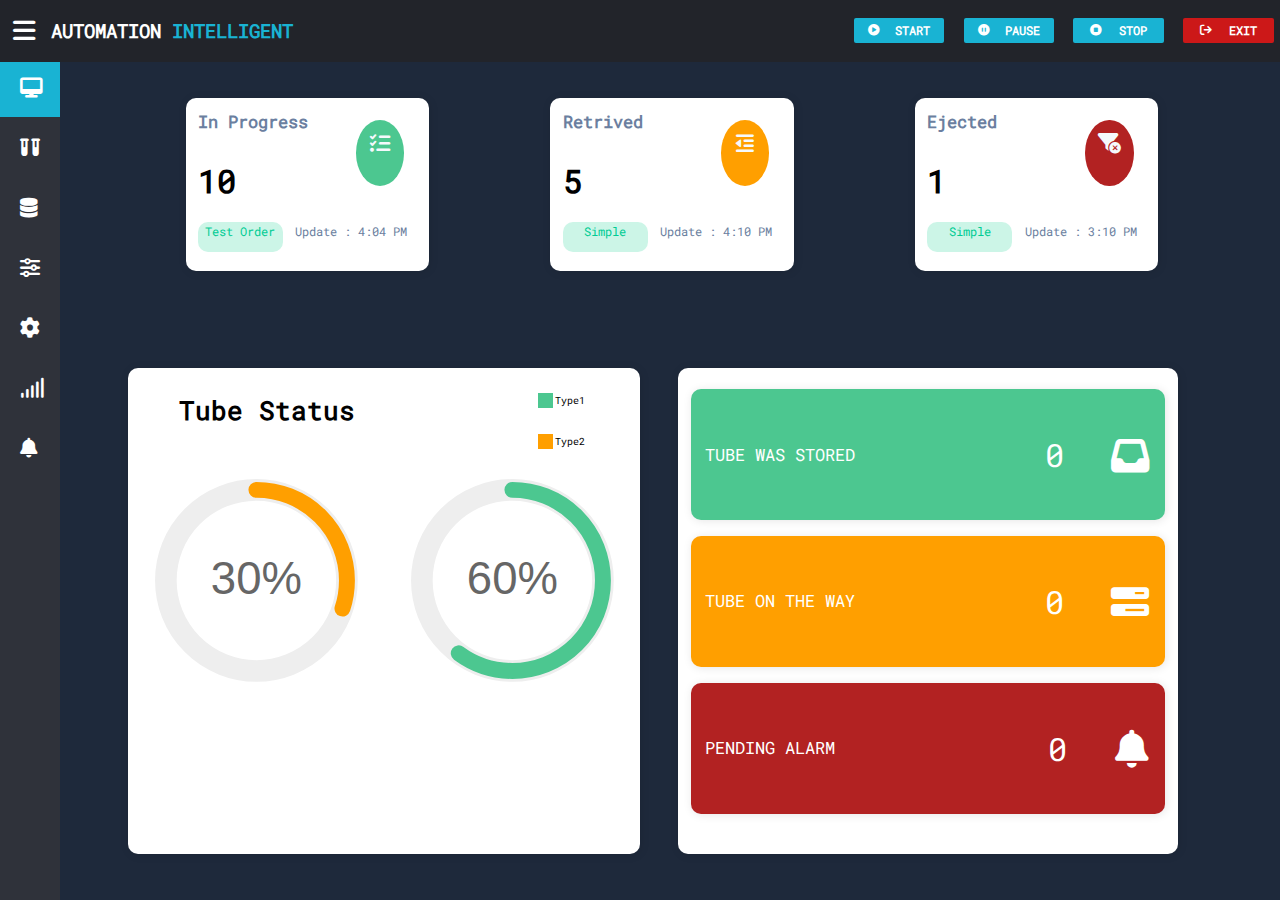
<file: index.html>
<!DOCTYPE html>
<html lang="en">

<head>
  <meta charset="UTF-8">
  <meta http-equiv="X-UA-Compatible" content="IE=edge">
  <meta name="viewport" content="width=device-width, initial-scale=1.0, maximum-scale=1.0, user-scalable=0">
  <title>Dashboard</title>
  <link rel="stylesheet" href="/css/dashboard.css">
  <link rel="stylesheet" href="https://cdnjs.cloudflare.com/ajax/libs/font-awesome/6.1.1/css/all.css">
</head>

<body style="background-color: #1e293b;">

  <input type="checkbox" id="check" checked>
  <!--header area start-->
  <header>
    <label for="check">
      <i class="fas fa-bars" id="sidebar_btn"></i>
    </label>

    <div class="header_text">

      <div class="left_area">
        <h3>AUTOMATION <span>INTELLIGENT</span></h3>
      </div>
      <div class="right_area">
        <div class="control_btn_time"><span id="time"></span></div>
        <a href="#" class="control_btn">
          <i class="fa-solid fa-circle-play"></i>
          <p>START</p>
        </a>
        <a href="#" class="control_btn">
          <i class="fa-solid fa-circle-pause"></i>
          <p>PAUSE</p>
        </a>
        <a href="#" class="control_btn">
          <i class="fa-solid fa-circle-stop"></i>
          <p>STOP</p>
        </a>
        <a href="#" class="exit control_btn">
          <i class="fa-solid fa-arrow-right-from-bracket"></i>
          <p>EXIT</p>
        </a>
      </div>

    </div>

  </header>
  <!--header area end-->

  <!--sidebar start-->
  <div class="sidebar">
    <a href="/index.html"  style="background-color:#19B3D3;"><i class="fas fa-desktop"></i><span>Dashboard</span></a>
    <a href="/pages/sample.html"><i class="fa-solid fa-vials"></i><span>Sample</span></a>
    <a href="/pages/data.html"><i class="fa-solid fa-database"></i><span>Data</span></a>
    <a href="/pages/control.html"><i class="fas fa-sliders-h"></i><span>Control</span></a>
    <a href="/pages/setup.html"><i class="fa-solid fa-gear"></i><span>Setup</span></a>
    <a href="/pages/status.html"><i class="fa-solid fa-signal"></i><span>Status</span></a>
    <a href="/pages/alarm.html"><i class="fa-solid fa-bell"></i><span>Alarm</span></a>
  </div>
  <!--sidebar end-->

  <!--content start-->
  <div class="content">
    <div class="head-info-container">

      <div class="head-info">
        <div class="info-test">
          
          <div class="title-container">
            <div class="title-name">In Progress</div>
            <div class="title-icon">
              <i class="fa fa-list-check vertical-center"></i>
            </div>
          </div>
          <div class="detail">
            <span>10</span>
          </div>
          <div class="footer-detail">
            <div class="footer-left">Test Order</div>
            <div class="footer-right">Update : 4:04 PM</div>
          </div>
        </div>

        <div class="info-retrived">
          <div class="title-container">
            <div class="title-name">Retrived</div>
            <div class="title-icon" style="background-color: #ff9f00;">
              <i class="fa-solid fa-outdent vertical-center"></i>
            </div>
          </div>
          <div class="detail">
            <span>5</span>
          </div>
          <div class="footer-detail">
            <div class="footer-left">Simple</div>
            <div class="footer-right">Update : 4:10 PM</div>
          </div>
        </div>

        <div class="info-ejected">
          <div class="title-container">
            <div class="title-name">Ejected</div>
            <div class="title-icon" style="background-color: #b22222;">
              <i class="fa-solid fa-filter-circle-xmark vertical-center"></i>
            </div>
          </div>
          <div class="detail">
            <span>1</span>
          </div>
          <div class="footer-detail">
            <div class="footer-left">Simple</div>
            <div class="footer-right">Update : 3:10 PM</div>
          </div>
        </div>

      </div>

    </div>

    <div class="middle-info-container">
      <div class="chart-info-container">
        <div class="title-chart">
          <div class="chart-name">Tube Status</div>
          <div class="chart-option">
            <div class="option-1">
              <div class="type-1"></div>
              <span style="font-size: 0.8vw;"> Type1</span>
            </div>
            <div class="option-2">
              <div class="type-2"></div>
              <span style="font-size: 0.8vw;"> Type2</span>
            </div>
          </div>
        </div>
        <div class="flex-wrapper">
          <div class="single-chart">
            <svg viewBox="0 0 36 36" class="circular-chart orange">
              <path class="circle-bg"
                d="M18 2.0845
                  a 15.9155 15.9155 0 0 1 0 31.831
                  a 15.9155 15.9155 0 0 1 0 -31.831"
              />
              <path class="circle"
                stroke-dasharray="30, 100"
                d="M18 2.0845
                  a 15.9155 15.9155 0 0 1 0 31.831
                  a 15.9155 15.9155 0 0 1 0 -31.831"
              />
              <text x="18" y="20.35" class="percentage">30%</text>
            </svg>
          </div>
          
          <div class="single-chart">
            <svg viewBox="0 0 36 36" class="circular-chart green">
              <path class="circle-bg"
                d="M18 2.0845
                  a 15.9155 15.9155 0 0 1 0 31.831
                  a 15.9155 15.9155 0 0 1 0 -31.831"
              />
              <path class="circle"
                stroke-dasharray="60, 100"
                d="M18 2.0845
                  a 15.9155 15.9155 0 0 1 0 31.831
                  a 15.9155 15.9155 0 0 1 0 -31.831"
              />
              <text x="18" y="20.35" class="percentage">60%</text>
            </svg>
          </div>
        
          
        </div>
      </div>
      <div class="optinal-info-container">
        <div class="optinal-info">
          <div class="optinal-info-stored">
            <div class="optinal-info-stored-title">TUBE WAS STORED</div>
            <div class="optinal-info-stored-value"><span>0</span></div>
            <div class="optinal-info-stored-icon">
              <i class="fa-solid fa-inbox"></i>
            </div>
          </div>

          <div class="optinal-info-way">
            <div class="optinal-info-way-title">TUBE ON THE WAY</div>
            <div class="optinal-info-way-value"><span>0</span></div>
            <div class="optinal-info-way-icon">
              <i class="fa-solid fa-bars-progress"></i>
            </div>
          </div>

          <div class="optinal-info-alarm">
            <div class="optinal-info-alarm-title">PENDING ALARM</div>
            <div class="optinal-info-alarm-value"><span>0</span></div>
            <div class="optinal-info-alarm-icon">
              <i class="fa-solid fa-bell"></i>
            </div>
          </div>
        </div>
      </div>
    </div>
  </div>

  <script src="/js/jquery-3.6.0.js"></script>
  <script src="/js/script.js"></script>
</body>

</html>
</file>
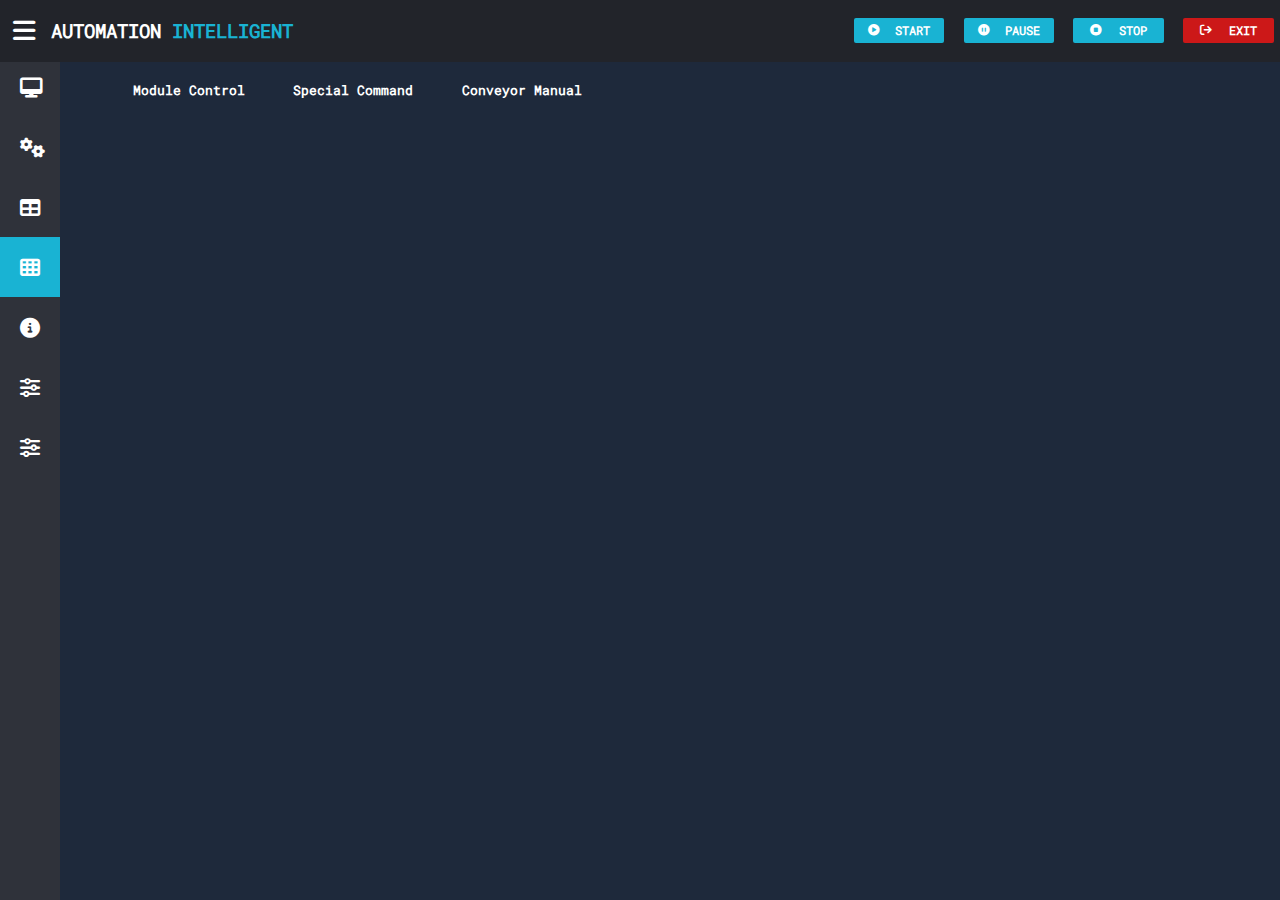
<file: common/alarm.html>
<!DOCTYPE html>
<html lang="en">

<head>
  <meta charset="UTF-8">
  <meta http-equiv="X-UA-Compatible" content="IE=edge">
  <meta name="viewport" content="width=device-width, initial-scale=1.0, maximum-scale=1.0, user-scalable=0">
  <title>Document</title>
  <link rel="stylesheet" href="/css/control.css">
  <link rel="stylesheet" href="https://cdnjs.cloudflare.com/ajax/libs/font-awesome/6.1.1/css/all.min.css">
</head>

<body style="background-color: #1e293b;">

    <input type="checkbox" id="check" checked>
    <!--header area start-->
    <header>
      <label for="check">
        <i class="fas fa-bars" id="sidebar_btn"></i>
      </label>
  
      <div class="header_text">
  
        <div class="left_area">
          <h3>AUTOMATION <span>INTELLIGENT</span></h3>
        </div>
        <div class="right_area">
          <div class="control_btn_time"><span id="time"></span></div>
          <a href="#" class="control_btn">
            <i class="fa-solid fa-circle-play"></i>
            <p>START</p>
          </a>
          <a href="#" class="control_btn">
            <i class="fa-solid fa-circle-pause"></i>
            <p>PAUSE</p>
          </a>
          <a href="#" class="control_btn">
            <i class="fa-solid fa-circle-stop"></i>
            <p>STOP</p>
          </a>
          <a href="#" class="exit control_btn">
            <i class="fa-solid fa-arrow-right-from-bracket"></i>
            <p>EXIT</p>
          </a>
        </div>
  
      </div>
  
    </header>
    <!--header area end-->
    
    <!--sidebar start-->
    <div class="sidebar">
      <a href="/index.html"><i class="fas fa-desktop"></i><span>Dashboard</span></a>
      <a href="/pages/sample.html" ><i class="fas fa-cogs"></i><span>Sample</span></a>
      <a href="/pages/data.html"><i class="fas fa-table"></i><span>Data</span></a>
      <a href="/pages/control.html" style="background-color:#19B3D3;"><i class="fas fa-th"></i><span>Control</span></a>
      <a href="#"><i class="fas fa-info-circle"></i><span>Setup</span></a>
      <a href="#"><i class="fas fa-sliders-h"></i><span>Status</span></a>
      <a href="#"><i class="fas fa-sliders-h"></i><span>Alarm</span></a>
    </div>
    <!--sidebar end-->

    <div class="content">
      
      <div class="menu-list">

        <div class="control-menu" id="control-menu" onclick="controlShow()">Module Control</div>
        <div class="command-menu" id="command-menu" onclick="commandShow()">Special Command</div>
        <div class="manual-menu" id="manual-menu" onclick="manualShow()">Conveyor Manual</div>
  
        <!-- <input type="search" id="search-input" onkeyup="search()" placeholder="Search for names.." class="search-menu"> -->

      </div>

    </div>

    <script>
      function controlShow() {
        document.getElementById("control-menu").style.color = "#19B3D3";
        document.getElementById("control-menu").style.backgroundColor = "rgba(255,255,255,1)";
        document.getElementById("control-menu").style.borderRadius = "5px";
  
        document.getElementById("command-menu").style.color = "#fff";
        document.getElementById("command-menu").style.backgroundColor = "";
        document.getElementById("command-menu").style.borderRadius = "";

        document.getElementById("manual-menu").style.color = "#fff";
        document.getElementById("manual-menu").style.backgroundColor = "";
        document.getElementById("manual-menu").style.borderRadius = ""; 
      }
  
      function commandShow() {
        document.getElementById("command-menu").style.color = "#19B3D3";
        document.getElementById("command-menu").style.backgroundColor = "rgba(255,255,255,1)";
        document.getElementById("command-menu").style.borderRadius = "5px";
  
        document.getElementById("control-menu").style.color = "#fff";
        document.getElementById("control-menu").style.backgroundColor = "";
        document.getElementById("control-menu").style.borderRadius = "";

        document.getElementById("manual-menu").style.color = "#fff";
        document.getElementById("manual-menu").style.backgroundColor = "";
        document.getElementById("manual-menu").style.borderRadius = "";
      }

      function manualShow() {
        document.getElementById("manual-menu").style.color = "#19B3D3";
        document.getElementById("manual-menu").style.backgroundColor = "rgba(255,255,255,1)";
        document.getElementById("manual-menu").style.borderRadius = "5px";
  
        document.getElementById("control-menu").style.color = "#fff";
        document.getElementById("control-menu").style.backgroundColor = "";
        document.getElementById("control-menu").style.borderRadius = "";

        document.getElementById("command-menu").style.color = "#fff";
        document.getElementById("command-menu").style.backgroundColor = "";
        document.getElementById("command-menu").style.borderRadius = "";
      }
    </script>

  <script src="/js/jquery-3.6.0.js"></script>
  <script src="/js/script.js"></script>
</body>

</html>
</file>
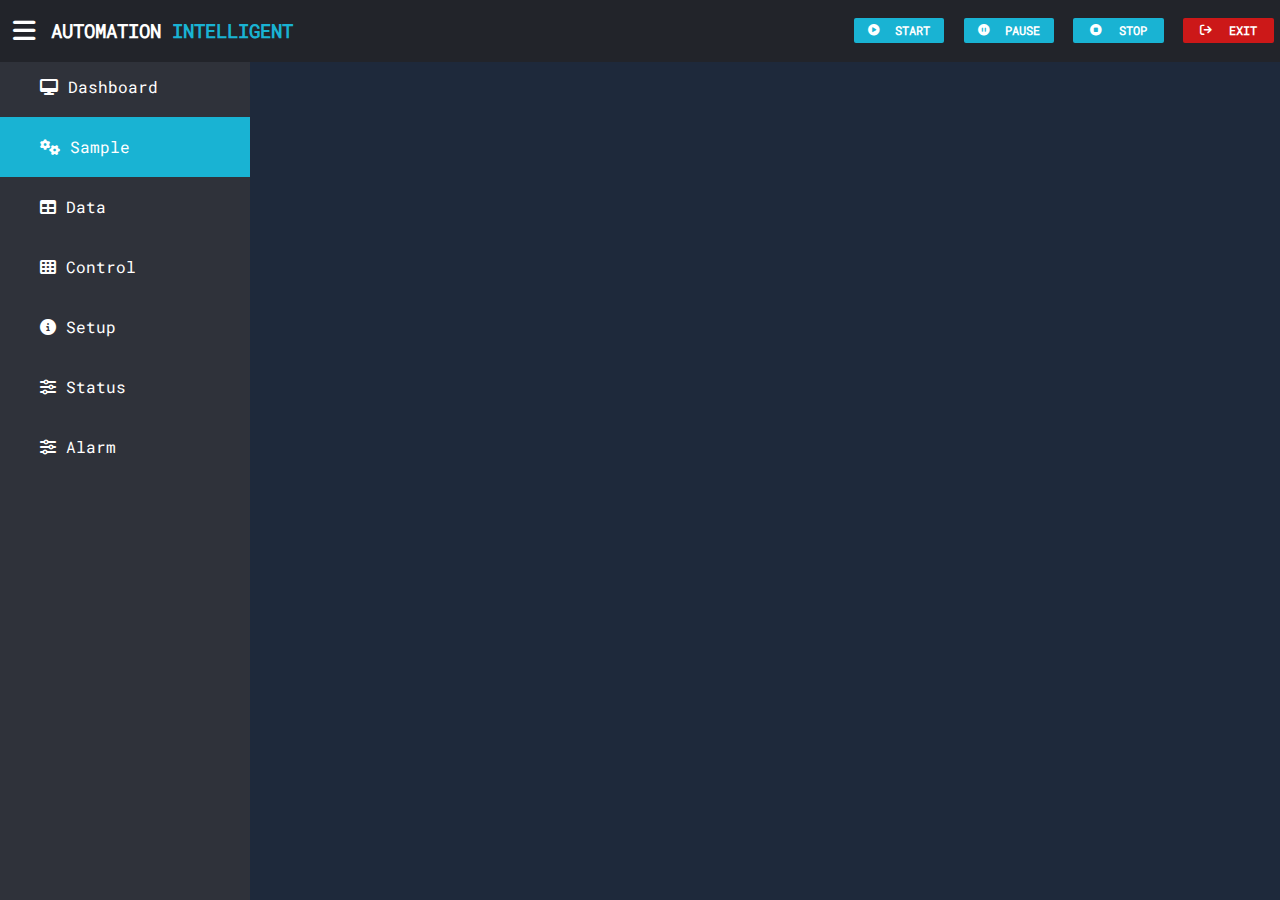
<file: common/sample.html>
<!DOCTYPE html>
<html lang="en">

<head>
  <meta charset="UTF-8">
  <meta http-equiv="X-UA-Compatible" content="IE=edge">
  <meta name="viewport" content="width=device-width, initial-scale=1.0, maximum-scale=1.0, user-scalable=0">
  <title>Document</title>
  <link rel="stylesheet" href="/css/sample.css">
  <link rel="stylesheet" href="https://cdnjs.cloudflare.com/ajax/libs/font-awesome/6.1.1/css/all.min.css">
</head>

<body style="background-color: #1e293b;">

    <input type="checkbox" id="check">
    <!--header area start-->
    <header>
      <label for="check">
        <i class="fas fa-bars" id="sidebar_btn"></i>
      </label>
  
      <div class="header_text">
  
        <div class="left_area">
          <h3>AUTOMATION <span>INTELLIGENT</span></h3>
        </div>
        <div class="right_area">
          <div class="control_btn_time"><span id="time"></span></div>
          <a href="#" class="control_btn">
            <i class="fa-solid fa-circle-play"></i>
            <p>START</p>
          </a>
          <a href="#" class="control_btn">
            <i class="fa-solid fa-circle-pause"></i>
            <p>PAUSE</p>
          </a>
          <a href="#" class="control_btn">
            <i class="fa-solid fa-circle-stop"></i>
            <p>STOP</p>
          </a>
          <a href="#" class="exit control_btn">
            <i class="fa-solid fa-arrow-right-from-bracket"></i>
            <p>EXIT</p>
          </a>
        </div>
  
      </div>
  
    </header>
    <!--header area end-->
    
    <!--sidebar start-->
    <div class="sidebar">
      <a href="/index.html"><i class="fas fa-desktop"></i><span>Dashboard</span></a>
      <a href="/pages/sample.html" style="background-color:#19B3D3;"><i class="fas fa-cogs"></i><span>Sample</span></a>
      <a href="#"><i class="fas fa-table"></i><span>Data</span></a>
      <a href="#"><i class="fas fa-th"></i><span>Control</span></a>
      <a href="#"><i class="fas fa-info-circle"></i><span>Setup</span></a>
      <a href="#"><i class="fas fa-sliders-h"></i><span>Status</span></a>
      <a href="#"><i class="fas fa-sliders-h"></i><span>Alarm</span></a>
    </div>
    <!--sidebar end-->

  <script src="/js/jquery-3.6.0.js"></script>
  <script src="/js/script.js"></script>
</body>

</html>
</file>
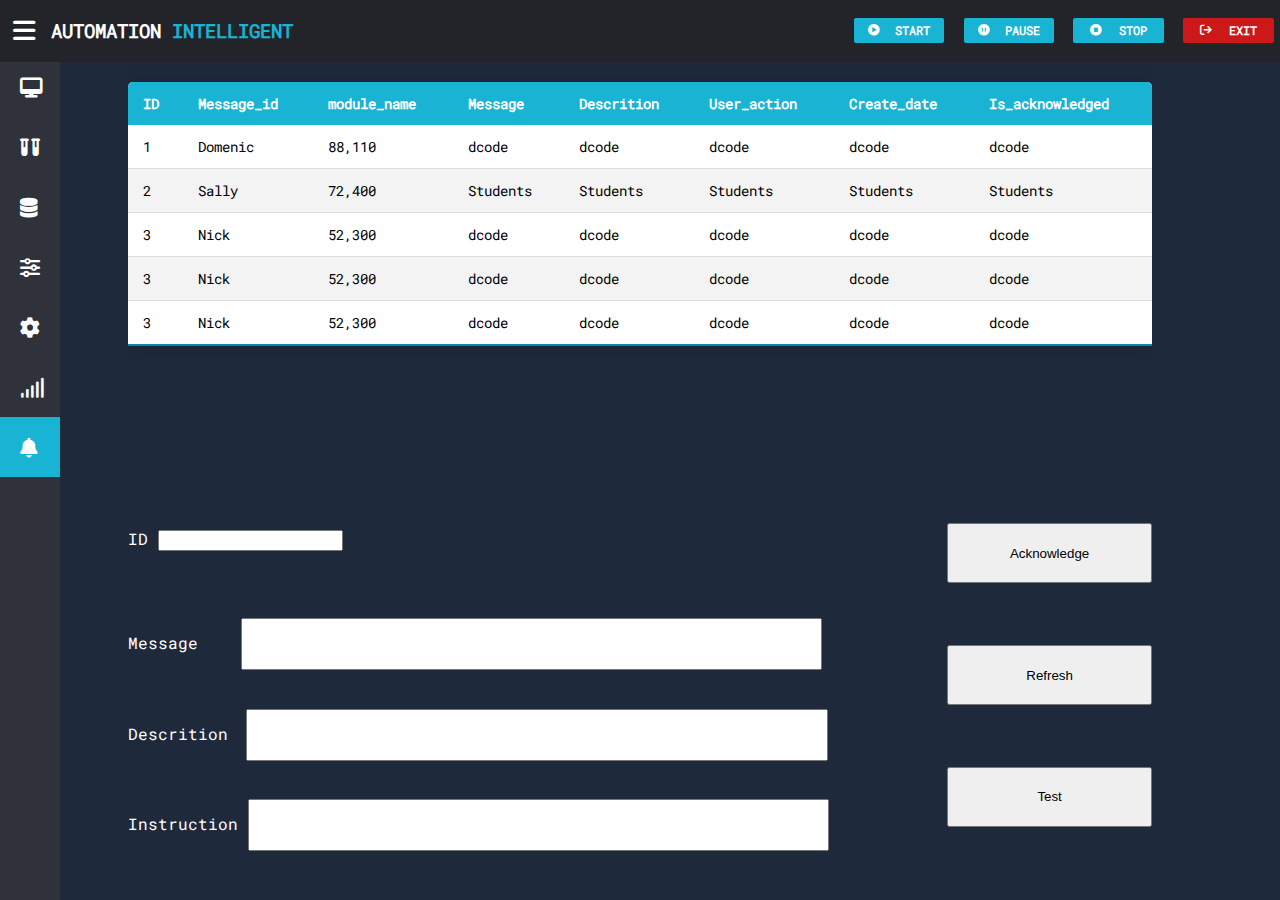
<file: pages/alarm.html>
<!DOCTYPE html>
<html lang="en">

<head>
  <meta charset="UTF-8">
  <meta http-equiv="X-UA-Compatible" content="IE=edge">
  <meta name="viewport" content="width=device-width, initial-scale=1.0, maximum-scale=1.0, user-scalable=0">
  <title>Document</title>
  <link rel="stylesheet" href="/css/alarm.css">
  <link rel="stylesheet" href="https://cdnjs.cloudflare.com/ajax/libs/font-awesome/6.1.1/css/all.min.css">
</head>

<body style="background-color: #1e293b;">

    <input type="checkbox" id="check" checked>
    <!--header area start-->
    <header>
      <label for="check">
        <i class="fas fa-bars" id="sidebar_btn"></i>
      </label>
  
      <div class="header_text">
  
        <div class="left_area">
          <h3>AUTOMATION <span>INTELLIGENT</span></h3>
        </div>
        <div class="right_area">
          <div class="control_btn_time"><span id="time"></span></div>
          <a href="#" class="control_btn">
            <i class="fa-solid fa-circle-play"></i>
            <p>START</p>
          </a>
          <a href="#" class="control_btn">
            <i class="fa-solid fa-circle-pause"></i>
            <p>PAUSE</p>
          </a>
          <a href="#" class="control_btn">
            <i class="fa-solid fa-circle-stop"></i>
            <p>STOP</p>
          </a>
          <a href="#" class="exit control_btn">
            <i class="fa-solid fa-arrow-right-from-bracket"></i>
            <p>EXIT</p>
          </a>
        </div>
  
      </div>
  
    </header>
    <!--header area end-->
    
    <!--sidebar start-->
    <div class="sidebar">
      <a href="/index.html"><i class="fas fa-desktop"></i><span>Dashboard</span></a>
      <a href="/pages/sample.html"><i class="fa-solid fa-vials"></i><span>Sample</span></a>
      <a href="/pages/data.html" ><i class="fa-solid fa-database"></i><span>Data</span></a>
      <a href="/pages/control.html" ><i class="fas fa-sliders-h"></i><span>Control</span></a>
      <a href="/pages/setup.html" ><i class="fa-solid fa-gear"></i><span>Setup</span></a>
      <a href="/pages/status.html" ><i class="fa-solid fa-signal"></i><span>Status</span></a>
      <a href="/pages/alarm.html" style="background-color:#19B3D3;"><i class="fa-solid fa-bell"></i><span>Alarm</span></a>
    </div>
    <!--sidebar end-->

    <div class="content">
      <!-- <h1>Alarm</h1> -->
      <div class="table-container">
        <table class="content-table">
          <thead>
            <tr>
              <th>ID</th>
              <th>Message_id</th>
              <th>module_name</th>
              <th>Message</th>
              <th>Descrition</th>
              <th>User_action</th>
              <th>Create_date</th>
              <th>Is_acknowledged</th>
            </tr>
          </thead>
          <tbody>
            <tr>
              <td>1</td>
              <td>Domenic</td>
              <td>88,110</td>
              <td>dcode</td>
              <td>dcode</td>
              <td>dcode</td>
              <td>dcode</td>
              <td>dcode</td>
            </tr>
            <tr>
              <td>2</td>
              <td>Sally</td>
              <td>72,400</td>
              <td>Students</td>
              <td>Students</td>
              <td>Students</td>
              <td>Students</td>
              <td>Students</td>
            </tr>
            <tr>
              <td>3</td>
              <td>Nick</td>
              <td>52,300</td>
              <td>dcode</td>
              <td>dcode</td>
              <td>dcode</td>
              <td>dcode</td>
              <td>dcode</td>
            </tr>
            <tr>
              <td>3</td>
              <td>Nick</td>
              <td>52,300</td>
              <td>dcode</td>
              <td>dcode</td>
              <td>dcode</td>
              <td>dcode</td>
              <td>dcode</td>
            </tr>
            <tr>
              <td>3</td>
              <td>Nick</td>
              <td>52,300</td>
              <td>dcode</td>
              <td>dcode</td>
              <td>dcode</td>
              <td>dcode</td>
              <td>dcode</td>
            </tr>
          </tbody>
        </table>
      </div>

      <div class="form-container">

        <div class="form">
          <div class="left-from">
            <div>
              <label for="id" style="color: #fff;">ID</label>
              <input type="textarea" name="id" class="inputid">
            </div>
            
            <div>
              <label for="message" style="color: #fff;">Message</label>
              <input type="textarea" name="message" class="inputtext1"><br>
            </div>

            <div>
              <label for="descrition" style="color: #fff;">Descrition</label>
              <input type="textarea" name="descrition" class="inputtext2">
            </div>

            <div>
              <label for="instruction" style="color: #fff;">Instruction</label>
              <input type="textarea" name="instruction" class="inputtext3">
            </div>


          </div>
          <div class="right-from">

            <button>Acknowledge</button>
            <button>Refresh</button>
            <button>Test</button>

          </div>
        </div>


      </div>

    </div>

    <script>
      function controlShow() {
        document.getElementById("control-menu").style.color = "#19B3D3";
        document.getElementById("control-menu").style.backgroundColor = "rgba(255,255,255,1)";
        document.getElementById("control-menu").style.borderRadius = "5px";
  
        document.getElementById("command-menu").style.color = "#fff";
        document.getElementById("command-menu").style.backgroundColor = "";
        document.getElementById("command-menu").style.borderRadius = "";

        document.getElementById("manual-menu").style.color = "#fff";
        document.getElementById("manual-menu").style.backgroundColor = "";
        document.getElementById("manual-menu").style.borderRadius = ""; 
      }
  
      function commandShow() {
        document.getElementById("command-menu").style.color = "#19B3D3";
        document.getElementById("command-menu").style.backgroundColor = "rgba(255,255,255,1)";
        document.getElementById("command-menu").style.borderRadius = "5px";
  
        document.getElementById("control-menu").style.color = "#fff";
        document.getElementById("control-menu").style.backgroundColor = "";
        document.getElementById("control-menu").style.borderRadius = "";

        document.getElementById("manual-menu").style.color = "#fff";
        document.getElementById("manual-menu").style.backgroundColor = "";
        document.getElementById("manual-menu").style.borderRadius = "";
      }

      function manualShow() {
        document.getElementById("manual-menu").style.color = "#19B3D3";
        document.getElementById("manual-menu").style.backgroundColor = "rgba(255,255,255,1)";
        document.getElementById("manual-menu").style.borderRadius = "5px";
  
        document.getElementById("control-menu").style.color = "#fff";
        document.getElementById("control-menu").style.backgroundColor = "";
        document.getElementById("control-menu").style.borderRadius = "";

        document.getElementById("command-menu").style.color = "#fff";
        document.getElementById("command-menu").style.backgroundColor = "";
        document.getElementById("command-menu").style.borderRadius = "";
      }
    </script>

  <script src="/js/jquery-3.6.0.js"></script>
  <script src="/js/script.js"></script>
</body>

</html>
</file>
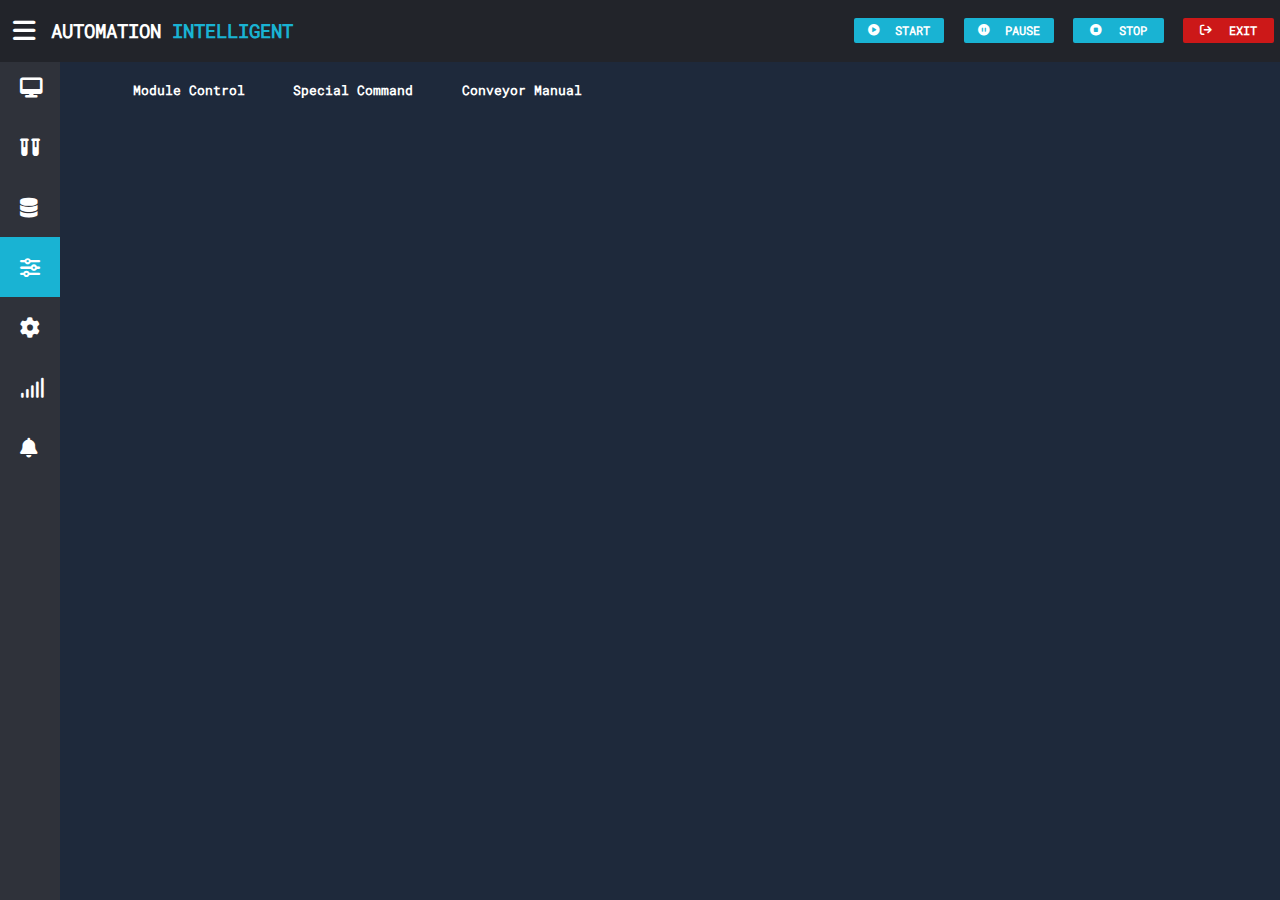
<file: pages/control.html>
<!DOCTYPE html>
<html lang="en">

<head>
  <meta charset="UTF-8">
  <meta http-equiv="X-UA-Compatible" content="IE=edge">
  <meta name="viewport" content="width=device-width, initial-scale=1.0, maximum-scale=1.0, user-scalable=0">
  <title>Document</title>
  <link rel="stylesheet" href="/css/control.css">
  <link rel="stylesheet" href="https://cdnjs.cloudflare.com/ajax/libs/font-awesome/6.1.1/css/all.min.css">
</head>

<body style="background-color: #1e293b;">

    <input type="checkbox" id="check" checked>
    <!--header area start-->
    <header>
      <label for="check">
        <i class="fas fa-bars" id="sidebar_btn"></i>
      </label>
  
      <div class="header_text">
  
        <div class="left_area">
          <h3>AUTOMATION <span>INTELLIGENT</span></h3>
        </div>
        <div class="right_area">
          <div class="control_btn_time"><span id="time"></span></div>
          <a href="#" class="control_btn">
            <i class="fa-solid fa-circle-play"></i>
            <p>START</p>
          </a>
          <a href="#" class="control_btn">
            <i class="fa-solid fa-circle-pause"></i>
            <p>PAUSE</p>
          </a>
          <a href="#" class="control_btn">
            <i class="fa-solid fa-circle-stop"></i>
            <p>STOP</p>
          </a>
          <a href="#" class="exit control_btn">
            <i class="fa-solid fa-arrow-right-from-bracket"></i>
            <p>EXIT</p>
          </a>
        </div>
  
      </div>
  
    </header>
    <!--header area end-->
    
    <!--sidebar start-->
    <div class="sidebar">
      <a href="/index.html"><i class="fas fa-desktop"></i><span>Dashboard</span></a>
      <a href="/pages/sample.html"><i class="fa-solid fa-vials"></i><span>Sample</span></a>
      <a href="/pages/data.html" ><i class="fa-solid fa-database"></i><span>Data</span></a>
      <a href="/pages/control.html" style="background-color:#19B3D3;"><i class="fas fa-sliders-h"></i><span>Control</span></a>
      <a href="/pages/setup.html" ><i class="fa-solid fa-gear"></i><span>Setup</span></a>
      <a href="/pages/status.html" ><i class="fa-solid fa-signal"></i><span>Status</span></a>
      <a href="/pages/alarm.html"><i class="fa-solid fa-bell"></i><span>Alarm</span></a>
    </div>
    <!--sidebar end-->

    <div class="content">
      
      <div class="menu-list">

        <div class="control-menu" id="control-menu" onclick="controlShow()">Module Control</div>
        <div class="command-menu" id="command-menu" onclick="commandShow()">Special Command</div>
        <div class="manual-menu" id="manual-menu" onclick="manualShow()">Conveyor Manual</div>
  
        
        <!-- <input type="search" id="search-input" onkeyup="search()" placeholder="Search for names.." class="search-menu"> -->

      </div>
      <div class="search-menu head-container" id="drop-input" style="visibility: hidden; display: none;">
        <label for="Type" style="color: #fff;">Type : </label>
        <select name="Type" id="type">
          <option value="1">Conveyor A</option>
          <option value="2">Inlet</option>
          <option value="3">Outlet</option>
          <option value="4">Contrifuge</option>
          <option value="5">Decapper</option>
          <option value="6">Conveyor B</option>
          <option value="7">DXi</option>
          <option value="8">AU01</option>
          <option value="9">Stockyard</option>
          <option value="10">AI General</option>
        </select>
      </div>
      <div class="head-container" id="head-container" style="visibility: hidden; display: none;">
        <button id="Refresh">Refresh Module State</button>
      </div>

      <div class="control-container" id="control-container" style="visibility: hidden; display: none;">
        <div class="control-menu-left">

          <div class="control-block ConveyorA">
            <p>ConveyorA</p>
            <button id="StartConveyorA">Start</button>
            <button id="PauseConveyorA">Pause</button>
            <button id="StopConveyorA">Stop</button>
          </div>

          <div class="control-block Inlet">
            <p>Inlet</p>
            <button id="StartInlet">Start</button>
            <button id="PauseInlet">Pause</button>
            <button id="StopInlet">Stop</button>
          </div>

          <div class="control-block Outlet">
            <p>Outlet</p>
            <button id="StartOutlet">Start</button>
            <button id="PauseOutlet">Pause</button>
            <button id="StopOutlet">Stop</button>
          </div>

          <div class="control-block Con1">
            <p>Contrifuge 1</p>
            <button id="StartCon1">Start</button>
            <button id="PauseCon1">Pause</button>
            <button id="StopCon1">Stop</button>
          </div>

          <div class="control-block Con2">
            <p>Contrifuge 2</p>
            <button id="StartCon2">Start</button>
            <button id="PauseCon2">Pause</button>
            <button id="StopCon2">Stop</button>
          </div>

          <div class="control-block Decapper">
            <p>Decapper</p>
            <button id="StartDecapper">Start</button>
            <button id="PauseDecapper">Pause</button>
            <button id="StopDecapper">Stop</button>
          </div>

        </div>
        <div class="control-menu-right">

          <div class="control-block ConveyorB">
            <p>ConveyorB</p>
            <button id="StartConveyorB">Start</button>
            <button id="PauseConveyorB">Pause</button>
            <button id="StopConveyorB">Stop</button>
          </div>

          <div class="control-block DXi">
            <p>DXi</p>
            <button id="StartDXi">Start</button>
            <button id="PauseDXi">Pause</button>
            <button id="StopDXi">Stop</button>
          </div>

          <div class="control-block AU01">
            <p>AU01</p>
            <button id="StartAU01">Start</button>
            <button id="PauseAU01">Pause</button>
            <button id="StopAU01">Stop</button>
          </div>

          <div class="control-block ALXI2">
            <p>ALXI2</p>
            <button id="StartALXI2">Start</button>
            <button id="PauseALXI2">Pause</button>
            <button id="StopALXI2">Stop</button>
          </div>

          <div class="control-block Stockyard">
            <p>Stockyard</p>
            <button id="StartStockyard">Start</button>
            <button id="PauseStockyard">Pause</button>
            <button id="StopStockyard">Stop</button>
          </div>

        </div>
      </div>

      <div class="command-container" id="command-container" style="visibility: hidden; display: none;">
        <div class="intial">INTIAL MACHINE</div>
        <div class="release-spun">RELEASE SPUN LANE CARRIER</div>
        <div class="release-nonspun">RELEASE NON-SPUN LANE</div>
        <div class="release-retrive">RELEASE RETRIVE LANE CARRIER</div>
      </div>

    </div>



    <script>
      function controlShow() {
        document.getElementById("control-menu").style.color = "#19B3D3";
        document.getElementById("control-menu").style.backgroundColor = "rgba(255,255,255,1)";
        document.getElementById("control-menu").style.borderRadius = "5px";
  
        document.getElementById("command-menu").style.color = "#fff";
        document.getElementById("command-menu").style.backgroundColor = "";
        document.getElementById("command-menu").style.borderRadius = "";

        document.getElementById("manual-menu").style.color = "#fff";
        document.getElementById("manual-menu").style.backgroundColor = "";
        document.getElementById("manual-menu").style.borderRadius = ""; 

        document.getElementById("head-container").style.visibility = "visible";
        document.getElementById("head-container").style.display = "";

        document.getElementById("control-container").style.visibility = "visible";
        document.getElementById("control-container").style.display = "";

        document.getElementById("drop-input").style.visibility = "้hidden";
        document.getElementById("drop-input").style.display = "none";

        document.getElementById("command-container").style.visibility = "hidden";
        document.getElementById("command-container").style.display = "none";

      }
  
      function commandShow() {
        document.getElementById("command-menu").style.color = "#19B3D3";
        document.getElementById("command-menu").style.backgroundColor = "rgba(255,255,255,1)";
        document.getElementById("command-menu").style.borderRadius = "5px";
  
        document.getElementById("control-menu").style.color = "#fff";
        document.getElementById("control-menu").style.backgroundColor = "";
        document.getElementById("control-menu").style.borderRadius = "";

        document.getElementById("manual-menu").style.color = "#fff";
        document.getElementById("manual-menu").style.backgroundColor = "";
        document.getElementById("manual-menu").style.borderRadius = "";

        document.getElementById("head-container").style.visibility = "hidden";
        document.getElementById("head-container").style.display = "none";

        document.getElementById("control-container").style.visibility = "hidden";
        document.getElementById("control-container").style.display = "none";

        
        document.getElementById("drop-input").style.visibility = "visible";
        document.getElementById("drop-input").style.display = "";

        document.getElementById("command-container").style.visibility = "visible";
        document.getElementById("command-container").style.display = "";
      }

      function manualShow() {
        document.getElementById("manual-menu").style.color = "#19B3D3";
        document.getElementById("manual-menu").style.backgroundColor = "rgba(255,255,255,1)";
        document.getElementById("manual-menu").style.borderRadius = "5px";
  
        document.getElementById("control-menu").style.color = "#fff";
        document.getElementById("control-menu").style.backgroundColor = "";
        document.getElementById("control-menu").style.borderRadius = "";

        document.getElementById("command-menu").style.color = "#fff";
        document.getElementById("command-menu").style.backgroundColor = "";
        document.getElementById("command-menu").style.borderRadius = "";
      }
    </script>



  <script src="/js/jquery-3.6.0.js"></script>
  <script src="/js/script.js"></script>
</body>

<!-- ConveyorA -->
<script>

  $(document).ready(function() {
          $('#StartConveyorA').click(function() {
            
              $('#StartConveyorA.Start').removeClass("Start");
              $('#StopConveyorA.Stop').removeClass("Stop");
              $('#PauseConveyorA.Pause').removeClass("Pause");
              $(this).addClass("Start");
          });
      });

      $(document).ready(function() {
        $('#PauseConveyorA').click(function() {
          $('#StartConveyorA.Start').removeClass("Start");
              $('#StopConveyorA.Stop').removeClass("Stop");
              $('#PauseConveyorA.Pause').removeClass("Pause");
              $(this).addClass("Pause");
          });
      });

      $(document).ready(function() {
          $('#StopConveyorA').click(function() {
              $('#StartConveyorA.Start').removeClass("Start");
              $('#StopConveyorA.Stop').removeClass("Stop");
              $('#PauseConveyorA.Pause').removeClass("Pause");
              $(this).addClass("Stop");
          });
      });

</script>

<!-- Inlet -->
<script>

  $(document).ready(function() {
          $('#StartInlet').click(function() {
            
              $('#StartInlet.Start').removeClass("Start");
              $('#StopInlet.Stop').removeClass("Stop");
              $('#PauseInlet.Pause').removeClass("Pause");
              $(this).addClass("Start");
          });
      });

      $(document).ready(function() {
        $('#PauseInlet').click(function() {
              $('#StartInlet.Start').removeClass("Start");
              $('#StopInlet.Stop').removeClass("Stop");
              $('#PauseInlet.Pause').removeClass("Pause");
              $(this).addClass("Pause");
          });
      });

      $(document).ready(function() {
          $('#StopInlet').click(function() {
            $('#StartInlet.Start').removeClass("Start");
              $('#StopInlet.Stop').removeClass("Stop");
              $('#PauseInlet.Pause').removeClass("Pause");
              $(this).addClass("Stop");
          });
      });

</script>

<!-- Outlet -->
<script>

  $(document).ready(function() {
          $('#StartOutlet').click(function() {
            
              $('#StartOutlet.Start').removeClass("Start");
              $('#PauseOutlet.Pause').removeClass("Pause");
              $('#StopOutlet.Stop').removeClass("Stop");
              $(this).addClass("Start");
          });
      });

      $(document).ready(function() {
        $('#PauseOutlet').click(function() {
          $('#StartOutlet.Start').removeClass("Start");
              $('#PauseOutlet.Pause').removeClass("Pause");
              $('#StopOutlet.Stop').removeClass("Stop");
              $(this).addClass("Pause");
          });
      });

      $(document).ready(function() {
          $('#StopOutlet').click(function() {
            $('#StartOutlet.Start').removeClass("Start");
              $('#PauseOutlet.Pause').removeClass("Pause");
              $('#StopOutlet.Stop').removeClass("Stop");
              $(this).addClass("Stop");
          });
      });

</script>

<!-- Con1 -->
<script>

  $(document).ready(function() {
          $('#StartCon1').click(function() {
            
              $('#StartCon1.Start').removeClass("Start");
              $('#PauseCon1.Pause').removeClass("Pause");
              $('#StopCon1.Stop').removeClass("Stop");
              $(this).addClass("Start");
          });
      });

      $(document).ready(function() {
        $('#PauseCon1').click(function() {
          $('#StartCon1.Start').removeClass("Start");
              $('#PauseCon1.Pause').removeClass("Pause");
              $('#StopCon1.Stop').removeClass("Stop");
              $(this).addClass("Pause");
          });
      });

      $(document).ready(function() {
          $('#StopCon1').click(function() {
            $('#StartCon1.Start').removeClass("Start");
              $('#PauseCon1.Pause').removeClass("Pause");
              $('#StopCon1.Stop').removeClass("Stop");
              $(this).addClass("Stop");
          });
      });

</script>

<!-- Con2 -->
<script>

  $(document).ready(function() {
          $('#StartCon2').click(function() {
            
              $('#StartCon2.Start').removeClass("Start");
              $('#PauseCon2.Pause').removeClass("Pause");
              $('#StopCon2.Stop').removeClass("Stop");
              $(this).addClass("Start");
          });
      });

      $(document).ready(function() {
        $('#PauseCon2').click(function() {
          $('#StartCon2.Start').removeClass("Start");
              $('#PauseCon2.Pause').removeClass("Pause");
              $('#StopCon2.Stop').removeClass("Stop");
              $(this).addClass("Pause");
          });
      });

      $(document).ready(function() {
          $('#StopCon2').click(function() {
            $('#StartCon2.Start').removeClass("Start");
              $('#PauseCon2.Pause').removeClass("Pause");
              $('#StopCon2.Stop').removeClass("Stop");
              $(this).addClass("Stop");
          });
      });

</script>

<!-- Decapper -->
<script>

  $(document).ready(function() {
          $('#StartDecapper').click(function() {
            
              $('#StartDecapper.Start').removeClass("Start");
              $('#PauseDecapper.Pause').removeClass("Pause");
              $('#StopDecapper.Stop').removeClass("Stop");
              $(this).addClass("Start");
          });
      });

      $(document).ready(function() {
        $('#PauseDecapper').click(function() {
          $('#StartDecapper.Start').removeClass("Start");
              $('#PauseDecapper.Pause').removeClass("Pause");
              $('#StopDecapper.Stop').removeClass("Stop");
              $(this).addClass("Pause");
          });
      });

      $(document).ready(function() {
          $('#StopDecapper').click(function() {
            $('#StartDecapper.Start').removeClass("Start");
              $('#PauseDecapper.Pause').removeClass("Pause");
              $('#StopDecapper.Stop').removeClass("Stop");
              $(this).addClass("Stop");
          });
      });

</script>

<!-- ConveyorB -->
<script>

  $(document).ready(function() {
          $('#StartConveyorB').click(function() {
            
              $('#StartConveyorB.Start').removeClass("Start");
              $('#PauseConveyorB.Pause').removeClass("Pause");
              $('#StopConveyorB.Stop').removeClass("Stop");
              $(this).addClass("Start");
          });
      });

      $(document).ready(function() {
        $('#PauseConveyorB').click(function() {
          $('#StartConveyorB.Start').removeClass("Start");
              $('#PauseConveyorB.Pause').removeClass("Pause");
              $('#StopConveyorB.Stop').removeClass("Stop");
              $(this).addClass("Pause");
          });
      });

      $(document).ready(function() {
          $('#StopConveyorB').click(function() {
            $('#StartConveyorB.Start').removeClass("Start");
              $('#PauseConveyorB.Pause').removeClass("Pause");
              $('#StopConveyorB.Stop').removeClass("Stop");
              $(this).addClass("Stop");
          });
      });

</script>

<!-- DXi -->
<script>

  $(document).ready(function() {
          $('#StartDXi').click(function() {
            
              $('#StartDXi.Start').removeClass("Start");
              $('#PauseDXi.Pause').removeClass("Pause");
              $('#StopDXi.Stop').removeClass("Stop");
              $(this).addClass("Start");
          });
      });

      $(document).ready(function() {
        $('#PauseDXi').click(function() {
          $('#StartDXi.Start').removeClass("Start");
              $('#PauseDXi.Pause').removeClass("Pause");
              $('#StopDXi.Stop').removeClass("Stop");
              $(this).addClass("Pause");
          });
      });

      $(document).ready(function() {
          $('#StopDXi').click(function() {
            $('#StartDXi.Start').removeClass("Start");
              $('#PauseDXi.Pause').removeClass("Pause");
              $('#StopDXi.Stop').removeClass("Stop");
              $(this).addClass("Stop");
          });
      });

</script>

<!-- AU01 -->
<script>

  $(document).ready(function() {
          $('#StartAU01').click(function() {
            
              $('#StartAU01.Start').removeClass("Start");
              $('#PauseAU01.Pause').removeClass("Pause");
              $('#StopAU01.Stop').removeClass("Stop");
              $(this).addClass("Start");
          });
      });

      $(document).ready(function() {
        $('#PauseAU01').click(function() {
          $('#StartAU01.Start').removeClass("Start");
              $('#PauseAU01.Pause').removeClass("Pause");
              $('#StopAU01.Stop').removeClass("Stop");
              $(this).addClass("Pause");
          });
      });

      $(document).ready(function() {
          $('#StopAU01').click(function() {
            $('#StartAU01.Start').removeClass("Start");
              $('#PauseAU01.Pause').removeClass("Pause");
              $('#StopAU01.Stop').removeClass("Stop");
              $(this).addClass("Stop");
          });
      });

</script>

<!-- ALXI2 -->
<script>

  $(document).ready(function() {
          $('#StartALXI2').click(function() {
            
              $('#StartALXI2.Start').removeClass("Start");
              $('#PauseALXI2.Pause').removeClass("Pause");
              $('#StopALXI2.Stop').removeClass("Stop");
              $(this).addClass("Start");
          });
      });

      $(document).ready(function() {
        $('#PauseALXI2').click(function() {
          $('#StartALXI2.Start').removeClass("Start");
              $('#PauseALXI2.Pause').removeClass("Pause");
              $('#StopALXI2.Stop').removeClass("Stop");
              $(this).addClass("Pause");
          });
      });

      $(document).ready(function() {
          $('#StopALXI2').click(function() {
            $('#StartALXI2.Start').removeClass("Start");
              $('#PauseALXI2.Pause').removeClass("Pause");
              $('#StopALXI2.Stop').removeClass("Stop");
              $(this).addClass("Stop");
          });
      });

</script>

<!-- Stockyard -->
<script>

  $(document).ready(function() {
          $('#StartStockyard').click(function() {
            
              $('#StartStockyard.Start').removeClass("Start");
              $('#PauseStockyard.Pause').removeClass("Pause");
              $('#StopStockyard.Stop').removeClass("Stop");
              $(this).addClass("Start");
          });
      });

      $(document).ready(function() {
        $('#PauseStockyard').click(function() {
          $('#StartStockyard.Start').removeClass("Start");
              $('#PauseStockyard.Pause').removeClass("Pause");
              $('#StopStockyard.Stop').removeClass("Stop");
              $(this).addClass("Pause");
          });
      });

      $(document).ready(function() {
          $('#StopStockyard').click(function() {
            $('#StartStockyard.Start').removeClass("Start");
              $('#PauseStockyard.Pause').removeClass("Pause");
              $('#StopStockyard.Stop').removeClass("Stop");
              $(this).addClass("Stop");
          });
      });

      $(document).ready(function() {
          $('#Refresh').click(function() {
            $('.Start').removeClass("Start");
              $('.Pause').removeClass("Pause");
              $('.Stop').removeClass("Stop");
          });
      });

</script>

</html>
</file>
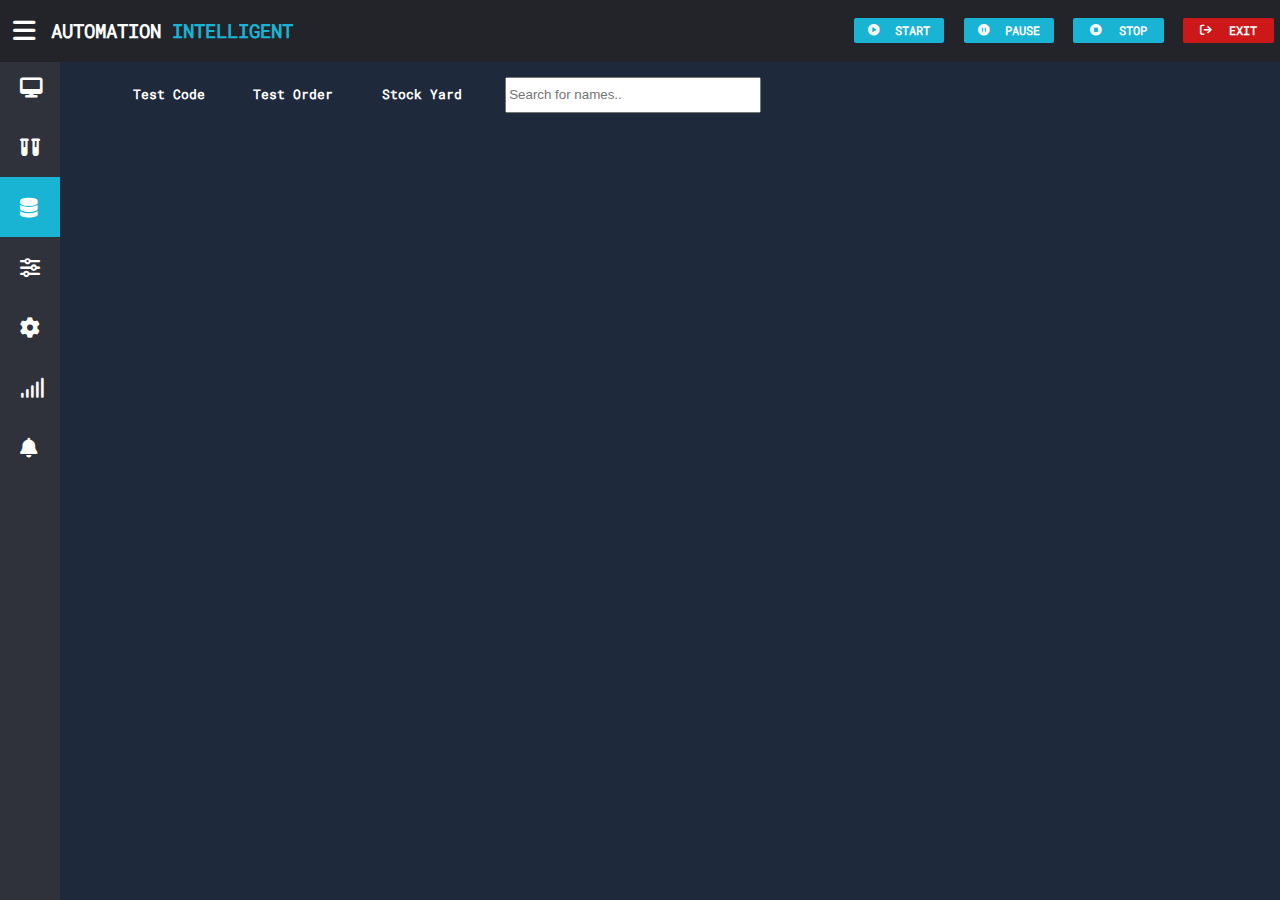
<file: pages/data.html>
<!DOCTYPE html>
<html lang="en">

<head>
  <meta charset="UTF-8">
  <meta http-equiv="X-UA-Compatible" content="IE=edge">
  <meta name="viewport" content="width=device-width, initial-scale=1.0, maximum-scale=1.0, user-scalable=0">
  <title>Document</title>
  <link rel="stylesheet" href="/css/data.css">
  <link rel="stylesheet" href="https://cdnjs.cloudflare.com/ajax/libs/font-awesome/6.1.1/css/all.min.css">
</head>

<body style="background-color: #1e293b;">

    <input type="checkbox" id="check" checked>
    <!--header area start-->
    <header>
      <label for="check">
        <i class="fas fa-bars" id="sidebar_btn"></i>
      </label>
  
      <div class="header_text">
  
        <div class="left_area">
          <h3>AUTOMATION <span>INTELLIGENT</span></h3>
        </div>
        <div class="right_area">
          <div class="control_btn_time"><span id="time"></span></div>
          <a href="#" class="control_btn">
            <i class="fa-solid fa-circle-play"></i>
            <p>START</p>
          </a>
          <a href="#" class="control_btn">
            <i class="fa-solid fa-circle-pause"></i>
            <p>PAUSE</p>
          </a>
          <a href="#" class="control_btn">
            <i class="fa-solid fa-circle-stop"></i>
            <p>STOP</p>
          </a>
          <a href="#" class="exit control_btn">
            <i class="fa-solid fa-arrow-right-from-bracket"></i>
            <p>EXIT</p>
          </a>
        </div>
  
      </div>
  
    </header>
    <!--header area end-->
    
    <!--sidebar start-->
    <div class="sidebar">
      <a href="/index.html"><i class="fas fa-desktop"></i><span>Dashboard</span></a>
      <a href="/pages/sample.html"><i class="fa-solid fa-vials"></i><span>Sample</span></a>
      <a href="/pages/data.html" style="background-color:#19B3D3;"><i class="fa-solid fa-database"></i><span>Data</span></a>
      <a href="/pages/control.html"><i class="fas fa-sliders-h"></i><span>Control</span></a>
      <a href="/pages/setup.html" ><i class="fa-solid fa-gear"></i><span>Setup</span></a>
      <a href="/pages/status.html" ><i class="fa-solid fa-signal"></i><span>Status</span></a>
      <a href="/pages/alarm.html"><i class="fa-solid fa-bell"></i><span>Alarm</span></a>
    </div>
    <!--sidebar end-->

    <div class="content">

    <div class="menu-list">

        <div class="testcode-menu" id="testcode-menu" onclick="TestcodeShow()">Test Code</div>
        <div class="testorder-menu" id="testorder-menu" onclick="TestorderShow()">Test Order</div>
        <div class="stockyard-menu" id="stockyard-menu" onclick="StockyardShow()">Stock Yard</div>
  
        <input type="search" id="search-input" onkeyup="search()" placeholder="Search for names.." class="search-menu">
        <div class="search-menu" id="drop-input" style="visibility: hidden; display: none;">
          <label for="Type" style="color: #fff;">Select Tray Number : </label>
          <select name="Type" id="type">
            <option value="1">1</option>
            <option value="2">2</option>
            <option value="3">3</option>
            <option value="4">4</option>
          </select>
        </div>

      </div>

      <div class="testcode-page" id="testcode-page" style="visibility: hidden; display: none;">
          <div class="left-container">

            <div class="testcode-left-table-container">

              <table class="content-table" id="testcode-left-table">
                <thead>
                  <tr>
                    <th>ID</th>
                    <th>Type</th>
                    <th>Name</th>
                    <th>Detail</th>
                    <th>Is_available</th>
                    <th>Status</th>
                  </tr>
                </thead>
                <tbody id="active-event">
                  <tr>
                    <td>1</td>
                    <td>Domenic</td>
                    <td>88,110</td>
                    <td>dcode</td>
                    <td>dcode</td>
                    <td>dcode</td>
                  </tr>
                  <tr>
                    <td>2</td>
                    <td>Sally</td>
                    <td>72,400</td>
                    <td>Students</td>
                    <td>Students</td>
                    <td>Students</td>
                  </tr>
                  <tr>
                    <td>3</td>
                    <td>Nick</td>
                    <td>52,300</td>
                    <td>dcode</td>
                    <td>dcode</td>
                    <td>dcode</td>
                  </tr>
                </tbody>
              </table>

            </div>

            <div class="testcode-option-left-container">

              <div class="left-option">
                <div class="side-left">
                  <div class="first-option">
                    
                    <div>
                      <label for="Type">Type : </label>
                      <select name="Type" id="type">
                        <option value="volvo">Volvo</option>
                        <option value="saab">Saab</option>
                        <option value="opel">Opel</option>
                        <option value="audi">Audi</option>
                      </select>
                    </div>

                    <div>
                      <label for="name_Type">Name :</label>
                      <input type="text" id="name_Type" name="name_Type">
                    </div>
                    
                  </div>
                  <div class="second-option">

                    <div>
                      <label for="descript">Descript :</label>
                      <input type="text" id="descript" name="descript">
                    </div>

                    <div>
                      <label for="enable">Enable </label>
                      <input type="checkbox" id="enable" name="enable" value="enable">
                    </div>

                  </div>
                </div>
                <div class="side-right">

                  <button>Add</button>
                  <button>Update</button>
                  <button>Delete</button>

                </div>
              </div>

            </div>

          </div>
          <div class="right-container">

            <div class="testcode-right-table-container">

              <table class="content-table" id="testcode-right-table">
                <thead>
                  <tr>
                    <th>ID</th>
                    <th>Ins_code</th>
                    <th>Las_code</th>
                    <th>Description</th>
                    <th>Is_available</th>
                    <th>Is_enable</th>
                  </tr>
                </thead>
                <tbody id="active-event">
                  <tr>
                    <td>1</td>
                    <td>Domenic</td>
                    <td>88,110</td>
                    <td>dcode</td>
                    <td>dcode</td>
                    <td>dcode</td>
                  </tr>
                  <tr>
                    <td>2</td>
                    <td>Sally</td>
                    <td>72,400</td>
                    <td>Students</td>
                    <td>Students</td>
                    <td>Students</td>
                  </tr>
                  <tr>
                    <td>3</td>
                    <td>Nick</td>
                    <td>52,300</td>
                    <td>dcode</td>
                    <td>dcode</td>
                    <td>dcode</td>
                  </tr>
                </tbody>
              </table>

            </div>

            <div class="testcode-option-right-container">

              <div class="left-option">
                <div class="side-left">
                  <div class="first-option">

                    <div>
                      <label for="instrument">Instrument Test Code :</label>
                      <input type="text" id="instrument" name="instrument">
                    </div>

                    <div>
                      <label for="las">LAS Test Code :</label>
                      <input type="text" id="las" name="las">
                    </div>
                    
                  </div>
                  <div class="second-option">

                    <div>
                      <label for="descript">Descript :</label>
                      <input type="text" id="descript2" name="descript">
                    </div>

                    <div>
                      <label for="enable">Enable </label>
                      <input type="checkbox" id="enable2" name="enable" 
                      value="enable">
                    </div>

                  </div>
                </div>
                <div class="side-right">

                  <button>Add</button>
                  <button>Update</button>
                  <button>Delete</button>

                </div>
              </div>

            </div>

          </div>
      </div>

      <div class="testorder-page" id="testorder-page" style="visibility: hidden; display: none; ">
        <table class="content-table" id="testorder-table">
          <thead>
            <tr>
              <th>ID</th>
              <th>Barcode</th>
              <th>Description</th>
              <th>Retive Status</th>
              <th>Request Time</th>
              <th>Done Time</th>
            </tr>
          </thead>
          <tbody id="active-event">
            <tr>
              <td>1</td>
              <td>Domenic</td>
              <td>88,110</td>
              <td>dcode</td>
              <td>dcode</td>
              <td>dcode</td>
            </tr>
            <tr>
              <td>2</td>
              <td>Sally</td>
              <td>72,400</td>
              <td>Students</td>
              <td>Students</td>
              <td>Students</td>
            </tr>
            <tr>
              <td>3</td>
              <td>Nick</td>
              <td>52,300</td>
              <td>dcode</td>
              <td>dcode</td>
              <td>dcode</td>
            </tr>
          </tbody>
        </table>
      </div>

      <div class="stockyard-page" id="stockyard-page" style="visibility: hidden; display: none; ">
        <table class="content-table" id="testorder-table">
          <thead>
            <tr>
              <th>ID</th>
              <th>TrayID</th>
              <th>HolePositionX</th>
              <th>HolePositionY</th>
              <th>TubeBarcode</th>
              <th>HoleName</th>
              <th>IsEmpty</th>
              <th>TubeInDate</th>
              <th>LastupdateDate</th>
            </tr>
          </thead>
          <tbody id="active-event">
            <tr>
              <td>1</td>
              <td>Domenic</td>
              <td>88,110</td>
              <td>dcode</td>
              <td>dcode</td>
              <td>dcode</td>
              <td>dcode</td>
              <td>dcode</td>
              <td>dcode</td>
            </tr>
            <tr>
              <td>2</td>
              <td>Sally</td>
              <td>72,400</td>
              <td>Students</td>
              <td>Students</td>
              <td>Students</td>
              <td>Students</td>
              <td>Students</td>
              <td>Students</td>
            </tr>
            <tr>
              <td>3</td>
              <td>Nick</td>
              <td>52,300</td>
              <td>dcode</td>
              <td>dcode</td>
              <td>dcode</td>
              <td>dcode</td>
              <td>dcode</td>
              <td>dcode</td>
            </tr>
          </tbody>
        </table>
      </div>

    </div>

    <script>
      $(document).ready(function () {
        $("#search-input").on("keyup", function () {
          var value = $(this).val().toLowerCase();
          $("#retrive-table tr").filter(function () {
            $(this).toggle($(this).text()
              .toLowerCase().indexOf(value) > -1)
          });
        });
      });
    </script>

    <script>
      function TestcodeShow() {
        document.getElementById("testcode-menu").style.color = "#19B3D3";
        document.getElementById("testcode-menu").style.backgroundColor = "rgba(255,255,255,1)";
        document.getElementById("testcode-menu").style.borderRadius = "5px";
  
        document.getElementById("testorder-menu").style.color = "#fff";
        document.getElementById("testorder-menu").style.backgroundColor = "";
        document.getElementById("testorder-menu").style.borderRadius = "";

        document.getElementById("stockyard-menu").style.color = "#fff";
        document.getElementById("stockyard-menu").style.backgroundColor = "";
        document.getElementById("stockyard-menu").style.borderRadius = "";

        document.getElementById("testcode-page").style.visibility = "visible";
        document.getElementById("testcode-page").style.display = "";

        document.getElementById("testorder-page").style.visibility = "hidden";
        document.getElementById("testorder-page").style.display = "none";

        document.getElementById("stockyard-page").style.visibility = "hidden";
        document.getElementById("stockyard-page").style.display = "none";

        document.getElementById("search-input").style.visibility = "visible";
        document.getElementById("search-input").style.display = "";
        document.getElementById("drop-input").style.visibility = "hidden";
        document.getElementById("drop-input").style.display = "none";
  
      }
  
      function TestorderShow() {
        document.getElementById("testorder-menu").style.color = "#19B3D3";
        document.getElementById("testorder-menu").style.backgroundColor = "rgba(255,255,255,1)";
        document.getElementById("testorder-menu").style.borderRadius = "5px";
  
        document.getElementById("testcode-menu").style.color = "#fff";
        document.getElementById("testcode-menu").style.backgroundColor = "";
        document.getElementById("testcode-menu").style.borderRadius = "";

        document.getElementById("stockyard-menu").style.color = "#fff";
        document.getElementById("stockyard-menu").style.backgroundColor = "";
        document.getElementById("stockyard-menu").style.borderRadius = "";

        document.getElementById("testcode-page").style.visibility = "hidden";
        document.getElementById("testcode-page").style.display = "none";

        document.getElementById("stockyard-page").style.visibility = "hidden";
        document.getElementById("stockyard-page").style.display = "none";

        document.getElementById("testorder-page").style.visibility = "visible";
        document.getElementById("testorder-page").style.display = "";

        document.getElementById("search-input").style.visibility = "visible";
        document.getElementById("search-input").style.display = "";
        document.getElementById("drop-input").style.visibility = "hidden";
        document.getElementById("drop-input").style.display = "none";
      }

      function StockyardShow() {
        document.getElementById("stockyard-menu").style.color = "#19B3D3";
        document.getElementById("stockyard-menu").style.backgroundColor = "rgba(255,255,255,1)";
        document.getElementById("stockyard-menu").style.borderRadius = "5px";
  
        document.getElementById("testcode-menu").style.color = "#fff";
        document.getElementById("testcode-menu").style.backgroundColor = "";
        document.getElementById("testcode-menu").style.borderRadius = "";

        document.getElementById("testorder-menu").style.color = "#fff";
        document.getElementById("testorder-menu").style.backgroundColor = "";
        document.getElementById("testorder-menu").style.borderRadius = "";

        document.getElementById("testcode-page").style.visibility = "hidden";
        document.getElementById("testcode-page").style.display = "none";

        document.getElementById("testorder-page").style.visibility = "hidden";
        document.getElementById("testorder-page").style.display = "none";

        document.getElementById("stockyard-page").style.visibility = "visible";
        document.getElementById("stockyard-page").style.display = "";
        document.getElementById("search-input").style.visibility = "hidden";
        document.getElementById("search-input").style.display = "none";
        document.getElementById("drop-input").style.visibility = "visible";
        document.getElementById("drop-input").style.display = "";
        
      }
    </script>

  <script src="/js/jquery-3.6.0.js"></script>
  <script src="/js/script.js"></script>
</body>

</html>
</file>
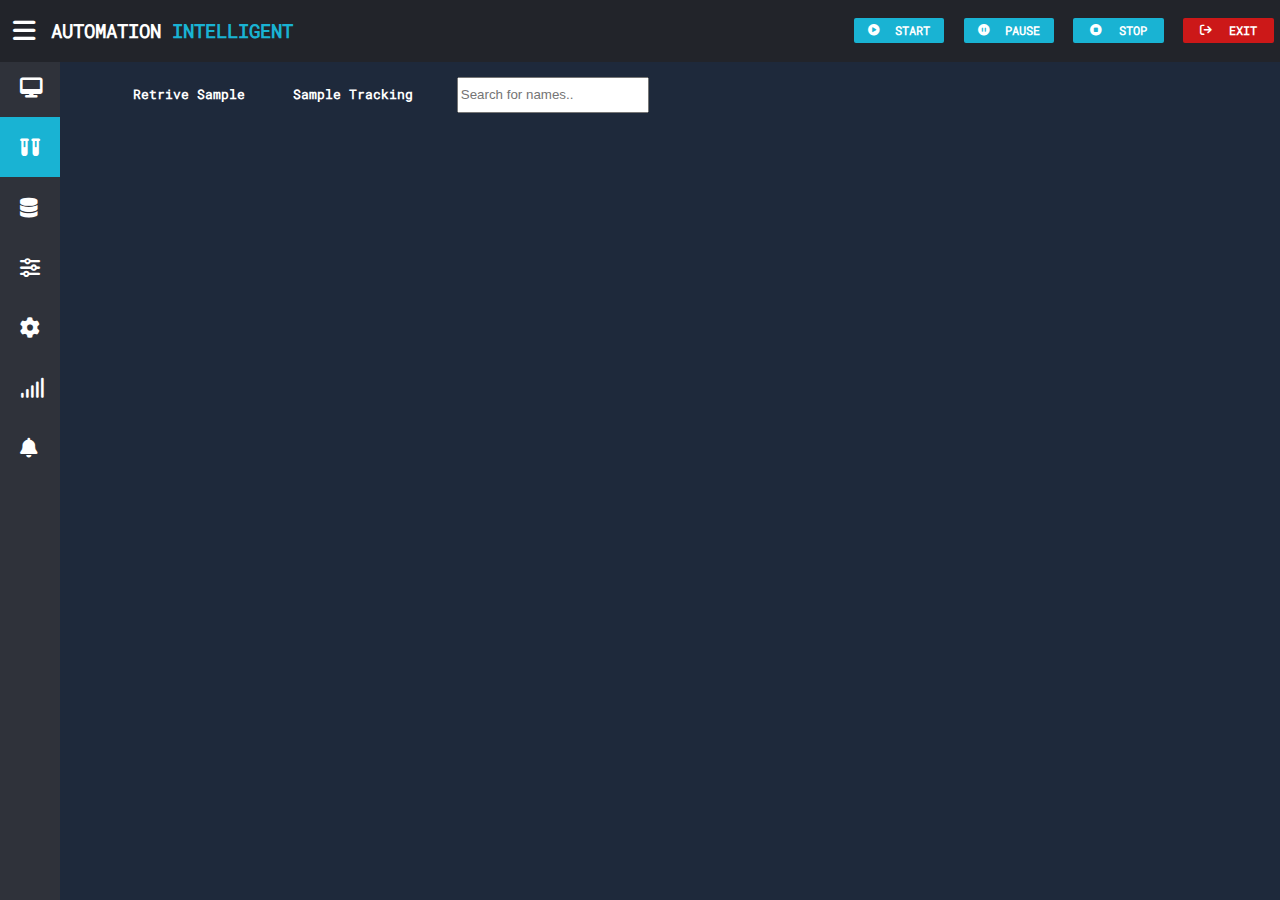
<file: pages/sample.html>
<!DOCTYPE html>
<html lang="en">

<head>
  <meta charset="UTF-8">
  <meta http-equiv="X-UA-Compatible" content="IE=edge">
  <meta name="viewport" content="width=device-width, initial-scale=1.0, maximum-scale=1.0, user-scalable=0">
  <title>Sample</title>
  <link rel="stylesheet" href="/css/sample.css">
  <link rel="stylesheet" href="https://cdnjs.cloudflare.com/ajax/libs/font-awesome/6.1.1/css/all.min.css">
</head>

<body style="background-color: #1e293b;">

  <input type="checkbox" id="check" checked>
  <!--header area start-->
  <header>
    <label for="check">
      <i class="fas fa-bars" id="sidebar_btn"></i>
    </label>

    <div class="header_text">

      <div class="left_area">
        <h3>AUTOMATION <span>INTELLIGENT</span></h3>
      </div>
      <div class="right_area">
        <div class="control_btn_time"><span id="time"></span></div>
        <a href="#" class="control_btn">
          <i class="fa-solid fa-circle-play"></i>
          <p>START</p>
        </a>
        <a href="#" class="control_btn">
          <i class="fa-solid fa-circle-pause"></i>
          <p>PAUSE</p>
        </a>
        <a href="#" class="control_btn">
          <i class="fa-solid fa-circle-stop"></i>
          <p>STOP</p>
        </a>
        <a href="#" class="exit control_btn">
          <i class="fa-solid fa-arrow-right-from-bracket"></i>
          <p>EXIT</p>
        </a>
      </div>

    </div>

  </header>
  <!--header area end-->

  <!--sidebar start-->
  <div class="sidebar">
    <a href="/index.html"><i class="fas fa-desktop"></i><span>Dashboard</span></a>
    <a href="/pages/sample.html" style="background-color:#19B3D3;"><i class="fa-solid fa-vials"></i><span>Sample</span></a>
    <a href="/pages/data.html"><i class="fa-solid fa-database"></i><span>Data</span></a>
    <a href="/pages/control.html"><i class="fas fa-sliders-h"></i><span>Control</span></a>
    <a href="/pages/setup.html" ><i class="fa-solid fa-gear"></i><span>Setup</span></a>
    <a href="/pages/status.html" ><i class="fa-solid fa-signal"></i><span>Status</span></a>
    <a href="/pages/alarm.html"><i class="fa-solid fa-bell"></i><span>Alarm</span></a>
  </div>
  <!--sidebar end-->


  <div class="content">

    <div class="menu-list">
      <div class="retrive-menu" id="retrive-menu" onclick="RetriveShow()">Retrive Sample</div>
      <div class="sample-menu" id="sample-menu" onclick="SampleShow()">Sample Tracking</div>

      <input type="search" id="retrive-input" onkeyup="search()" placeholder="Search for names.." class="search-menu">
    </div>

    <div class="retrive-table">

      <table class="content-table" id="retrive-table" style="display: none;">
        <thead>
          <tr>
            <th>ID</th>
            <th>Barcode</th>
            <th>Description</th>
            <th>Retive Status</th>
            <th>Request Time</th>
            <th>Done Time</th>
          </tr>
        </thead>
        <tbody id="active-event">
          <tr>
            <td>1</td>
            <td>Domenic</td>
            <td>88,110</td>
            <td>dcode</td>
            <td>dcode</td>
            <td>dcode</td>
          </tr>
          <tr>
            <td>2</td>
            <td>Sally</td>
            <td>72,400</td>
            <td>Students</td>
            <td>Students</td>
            <td>Students</td>
          </tr>
          <tr>
            <td>3</td>
            <td>Nick</td>
            <td>52,300</td>
            <td>dcode</td>
            <td>dcode</td>
            <td>dcode</td>
          </tr>
        </tbody>
      </table>

      <table class="content-table" id="sample-table" style="display: none;">
        <thead>
          <tr>
            <th>ID</th>
            <th>Barcode</th>
            <th>Description</th>
            <th>Retive Status</th>
            <th>Request Time</th>
            <th>Done Time</th>
          </tr>
        </thead>
        <tbody id="active-event">
          <tr>
            <td>1</td>
            <td>dddd</td>
            <td>88,110</td>
            <td>dcode</td>
            <td>dcode</td>
            <td>dcode</td>
          </tr>
          <tr>
            <td>2</td>
            <td>Sally</td>
            <td>72,400</td>
            <td>Students</td>
            <td>Students</td>
            <td>Students</td>
          </tr>
          <tr>
            <td>3</td>
            <td>Nick</td>
            <td>52,300</td>
            <td>dcode</td>
            <td>dcode</td>
            <td>dcode</td>
          </tr>
        </tbody>
      </table>

    </div>
  </div>
  <script src="/js/jquery-3.6.0.js"></script>
  <script src="/js/script.js"></script>

  <script>
    $(document).ready(function () {
      $("#retrive-input").on("keyup", function () {
        var value = $(this).val().toLowerCase();
        $("#retrive-table tr").filter(function () {
          $(this).toggle($(this).text()
            .toLowerCase().indexOf(value) > -1)
        });
      });
    });
  </script>

  <script>
    function RetriveShow() {
      document.getElementById("retrive-menu").style.color = "#19B3D3";
      document.getElementById("retrive-menu").style.backgroundColor = "rgba(255,255,255,1)";
      document.getElementById("retrive-menu").style.borderRadius = "5px";

      document.getElementById("sample-menu").style.color = "#fff";
      document.getElementById("sample-menu").style.backgroundColor = "";
      document.getElementById("sample-menu").style.borderRadius = "";

      document.getElementById("retrive-table").style.display = "";
      document.getElementById("sample-table").style.display = "none";
    }

    function SampleShow() {
      document.getElementById("sample-menu").style.color = "#19B3D3";
      document.getElementById("sample-menu").style.backgroundColor = "rgba(255,255,255,1)";
      document.getElementById("sample-menu").style.borderRadius = "5px";

      document.getElementById("retrive-menu").style.color = "#fff";
      document.getElementById("retrive-menu").style.backgroundColor = "";
      document.getElementById("retrive-menu").style.borderRadius = "";


      document.getElementById("sample-table").style.display = "";
      document.getElementById("retrive-table").style.display = "none";
    }


        $(document).ready(function() {
            $('tr').click(function() {
                $('tr.active-row').removeClass("active-row");
                $(this).addClass("active-row");
            });
        });

  </script>
</body>



</html>
</file>
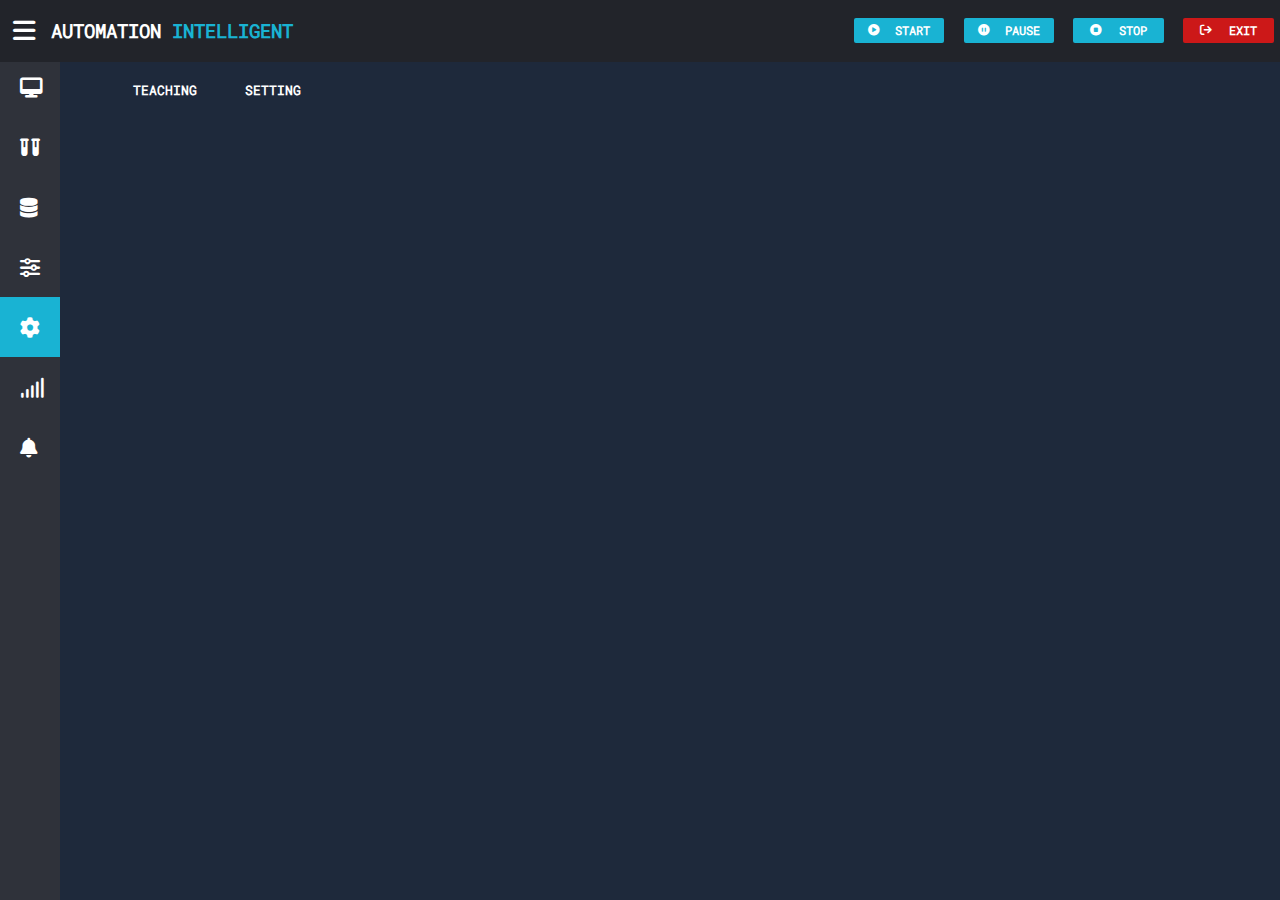
<file: pages/setup.html>
<!DOCTYPE html>
<html lang="en">

<head>
  <meta charset="UTF-8">
  <meta http-equiv="X-UA-Compatible" content="IE=edge">
  <meta name="viewport" content="width=device-width, initial-scale=1.0, maximum-scale=1.0, user-scalable=0">
  <title>Document</title>
  <link rel="stylesheet" href="/css/setup.css">
  <link rel="stylesheet" href="https://cdnjs.cloudflare.com/ajax/libs/font-awesome/6.1.1/css/all.min.css">
</head>

<body style="background-color: #1e293b;">

    <input type="checkbox" id="check" checked>
    <!--header area start-->
    <header>
      <label for="check">
        <i class="fas fa-bars" id="sidebar_btn"></i>
      </label>
  
      <div class="header_text">
  
        <div class="left_area">
          <h3>AUTOMATION <span>INTELLIGENT</span></h3>
        </div>
        <div class="right_area">
          <div class="control_btn_time"><span id="time"></span></div>
          <a href="#" class="control_btn">
            <i class="fa-solid fa-circle-play"></i>
            <p>START</p>
          </a>
          <a href="#" class="control_btn">
            <i class="fa-solid fa-circle-pause"></i>
            <p>PAUSE</p>
          </a>
          <a href="#" class="control_btn">
            <i class="fa-solid fa-circle-stop"></i>
            <p>STOP</p>
          </a>
          <a href="#" class="exit control_btn">
            <i class="fa-solid fa-arrow-right-from-bracket"></i>
            <p>EXIT</p>
          </a>
        </div>
  
      </div>
  
    </header>
    <!--header area end-->
    
    <!--sidebar start-->
    <div class="sidebar">
      <a href="/index.html"><i class="fas fa-desktop"></i><span>Dashboard</span></a>
      <a href="/pages/sample.html"><i class="fa-solid fa-vials"></i><span>Sample</span></a>
      <a href="/pages/data.html"><i class="fa-solid fa-database"></i><span>Data</span></a>
      <a href="/pages/control.html"><i class="fas fa-sliders-h"></i><span>Control</span></a>
      <a href="/pages/setup.html" style="background-color:#19B3D3;"><i class="fa-solid fa-gear"></i><span>Setup</span></a>
      <a href="/pages/status.html" ><i class="fa-solid fa-signal"></i><span>Status</span></a>
      <a href="/pages/alarm.html"><i class="fa-solid fa-bell"></i><span>Alarm</span></a>
    </div>
    <!--sidebar end-->

    <div class="content">
      
      <div class="menu-list">

        <div class="teaching-menu" id="teaching-menu" onclick="teachingShow()">TEACHING</div>
        <div class="setting-menu" id="setting-menu" onclick="settingShow()">SETTING</div>
        <!-- <div class="manual-menu" id="manual-menu" onclick="manualShow()">Conveyor Manual</div> -->
        <!-- <input type="search" id="search-input" onkeyup="search()" placeholder="Search for names.." class="search-menu"> -->
      </div>
<!-- <h3>Mices</h3> -->
      <div class="form-container" id="form-container" style="visibility: hidden; display: none;">
        <table class="content-table" id="testcode-left-table">
          <thead>
            <tr>
              <th>Misc</th>
              <th></th>
              <!-- <th>Name</th>
              <th>Detail</th>
              <th>Is_available</th>
              <th>Status</th> -->
            </tr>
          </thead>
          <tbody>
            <tr>
              <td>AdminPassword</td>
              <td><input type="password"></td>
            </tr>
            <tr>
              <td>BackupLocation</td>
              <td><input type="text"></td>
            </tr>
            <tr>
              <td>CleanEveryTime</td>
              <td><input type="time"></td>
            </tr>
            <tr>
              <td>DailyBackup</td>
              <td><input type="time"></td>
            </tr>
            <tr>
              <td>DayCleanLogFile</td>
              <td><input type="number"></td>
            </tr>
            <tr>
              <td>DayCleanMessage</td>
              <td><input type="number"></td>
            </tr>
            <tr>
              <td>DayCleanTestOrder</td>
              <td><input type="number"></td>
            </tr>
            <tr>
              <td>DayCleanTestOrderDetail</td>
              <td><input type="number"></td>
            </tr>
            <tr>
              <td>DayCleanTubeTracking</td>
              <td><input type="number"></td>
            </tr>
            <tr>
              <td>DBName</td>
              <td><input type="text"></td>
            </tr>
            <tr>
              <td>DBServerIPAddr</td>
              <td><input type="text"></td>
            </tr>
            <tr>
              <td>DBUserName</td>
              <td><input type="text"></td>
            </tr>
            <tr>
              <td>DBUserPassword</td>
              <td><input type="text"></td>
            </tr>
            <tr>
              <td>DebugModeOn</td>
              <td><input type="checkbox"></td>
            </tr>
            <tr>
              <td>DefaultplcReadInterival</td>
              <td><input type="number"></td>
            </tr>
            <tr>
              <td>DefaultDate Time</td>
              <td><input type="date"></td>
            </tr>
            <tr>
              <td>DIOSShowReadInterival</td>
              <td><input type="number"></td>
            </tr>
            <tr>
              <td>DIOSShowReadInterival</td>
              <td><input type="number"></td>
            </tr>
            <tr>
              <td>EnbleBackup</td>
              <td><input type="checkbox"></td>
            </tr>
            <tr>
              <td>LastBackupSine</td>
              <td><input type="date"></td>
            </tr>
            <tr>
              <td>LogFileReterntion</td>
              <td><input type="number"></td>
            </tr>
            <tr>
              <td>ShowRealTimeLogging</td>
              <td><input type="checkbox"></td>
            </tr>
          </tbody>
        </table>
      </div>
      <div class="btn-layout" id="btn-layout" style="visibility: hidden; display: none;">
        <button>Restore To Default</button>
        <button>Save</button>
      </div>
    </div>

    <script>
      function teachingShow() {
        document.getElementById("teaching-menu").style.color = "#19B3D3";
        document.getElementById("teaching-menu").style.backgroundColor = "rgba(255,255,255,1)";
        document.getElementById("teaching-menu").style.borderRadius = "5px";
  
        document.getElementById("setting-menu").style.color = "#fff";
        document.getElementById("setting-menu").style.backgroundColor = "";
        document.getElementById("setting-menu").style.borderRadius = "";

        // document.getElementById("head-container").style.visibility = "visible";
        // document.getElementById("head-container").style.display = "";

        // document.getElementById("control-container").style.visibility = "visible";
        // document.getElementById("control-container").style.display = "";

        document.getElementById("form-container").style.visibility = "้hidden";
        document.getElementById("form-container").style.display = "none";

        document.getElementById("btn-layout").style.visibility = "้hidden";
        document.getElementById("btn-layout").style.display = "none";

        al();
      }
  
      function settingShow() {
        document.getElementById("setting-menu").style.color = "#19B3D3";
        document.getElementById("setting-menu").style.backgroundColor = "rgba(255,255,255,1)";
        document.getElementById("setting-menu").style.borderRadius = "5px";
  
        document.getElementById("teaching-menu").style.color = "#fff";
        document.getElementById("teaching-menu").style.backgroundColor = "";
        document.getElementById("teaching-menu").style.borderRadius = "";

        document.getElementById("form-container").style.visibility = "visible";
        document.getElementById("form-container").style.display = "";

        document.getElementById("btn-layout").style.visibility = "visible";
        document.getElementById("btn-layout").style.display = "";
      }

    </script>

  <script src="/js/jquery-3.6.0.js"></script>
  <script src="/js/script.js"></script>
</body>


</html>
</file>
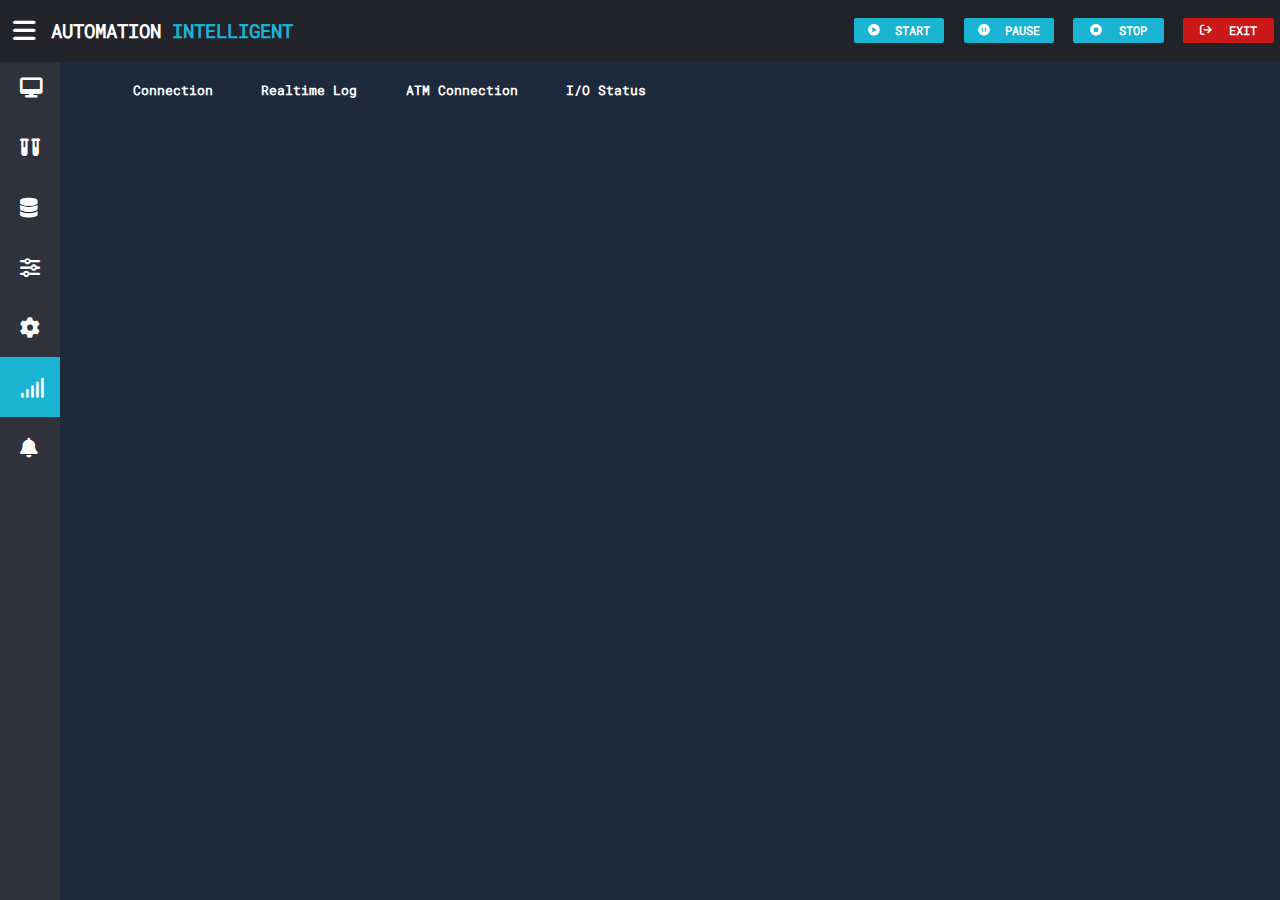
<file: pages/status.html>
<!DOCTYPE html>
<html lang="en">

<head>
  <meta charset="UTF-8">
  <meta http-equiv="X-UA-Compatible" content="IE=edge">
  <meta name="viewport" content="width=device-width, initial-scale=1.0, maximum-scale=1.0, user-scalable=0">
  <title>Document</title>
  <link rel="stylesheet" href="/css/status.css">
  <link rel="stylesheet" href="https://cdnjs.cloudflare.com/ajax/libs/font-awesome/6.1.1/css/all.min.css">
</head>

<body style="background-color: #1e293b;">

    <input type="checkbox" id="check" checked>
    <!--header area start-->
    <header>
      <label for="check">
        <i class="fas fa-bars" id="sidebar_btn"></i>
      </label>
  
      <div class="header_text">
  
        <div class="left_area">
          <h3>AUTOMATION <span>INTELLIGENT</span></h3>
        </div>
        <div class="right_area">
          <div class="control_btn_time"><span id="time"></span></div>
          <a href="#" class="control_btn">
            <i class="fa-solid fa-circle-play"></i>
            <p>START</p>
          </a>
          <a href="#" class="control_btn">
            <i class="fa-solid fa-circle-pause"></i>
            <p>PAUSE</p>
          </a>
          <a href="#" class="control_btn">
            <i class="fa-solid fa-circle-stop"></i>
            <p>STOP</p>
          </a>
          <a href="#" class="exit control_btn">
            <i class="fa-solid fa-arrow-right-from-bracket"></i>
            <p>EXIT</p>
          </a>
        </div>
  
      </div>
  
    </header>
    <!--header area end-->
    
    <!--sidebar start-->
    <div class="sidebar">
      <a href="/index.html"><i class="fas fa-desktop"></i><span>Dashboard</span></a>
      <a href="/pages/sample.html"><i class="fa-solid fa-vials"></i><span>Sample</span></a>
      <a href="/pages/data.html"><i class="fa-solid fa-database"></i><span>Data</span></a>
      <a href="/pages/control.html"><i class="fas fa-sliders-h"></i><span>Control</span></a>
      <a href="/pages/setup.html"><i class="fa-solid fa-gear"></i><span>Setup</span></a>
      <a href="/pages/status.html" style="background-color:#19B3D3;"><i class="fa-solid fa-signal"></i><span>Status</span></a>
      <a href="/pages/alarm.html"><i class="fa-solid fa-bell"></i><span>Alarm</span></a>
    </div>
    <!--sidebar end-->

    <div class="content">
      
      <div class="menu-list">

        <div class="connection-menu" id="connection-menu" onclick="connectionShow()">Connection</div>
        <div class="log-menu" id="log-menu" onclick="logShow()">Realtime Log</div>
        <div class="atm-menu" id="atm-menu" onclick="atmShow()">ATM Connection</div>
        <div class="io-menu" id="io-menu" onclick="ioShow()">I/O Status</div>
  
        <!-- <input type="search" id="search-input" onkeyup="search()" placeholder="Search for names.." class="search-menu"> -->

      </div>

    </div>

    <script>
      function connectionShow() {
        document.getElementById("connection-menu").style.color = "#19B3D3";
        document.getElementById("connection-menu").style.backgroundColor = "rgba(255,255,255,1)";
        document.getElementById("connection-menu").style.borderRadius = "5px";
  
        document.getElementById("log-menu").style.color = "#fff";
        document.getElementById("log-menu").style.backgroundColor = "";
        document.getElementById("log-menu").style.borderRadius = "";

        document.getElementById("atm-menu").style.color = "#fff";
        document.getElementById("atm-menu").style.backgroundColor = "";
        document.getElementById("atm-menu").style.borderRadius = ""; 

        document.getElementById("io-menu").style.color = "#fff";
        document.getElementById("io-menu").style.backgroundColor = "";
        document.getElementById("io-menu").style.borderRadius = ""; 
      }
  
      function logShow() {
        document.getElementById("log-menu").style.color = "#19B3D3";
        document.getElementById("log-menu").style.backgroundColor = "rgba(255,255,255,1)";
        document.getElementById("log-menu").style.borderRadius = "5px";
  
        document.getElementById("connection-menu").style.color = "#fff";
        document.getElementById("connection-menu").style.backgroundColor = "";
        document.getElementById("connection-menu").style.borderRadius = "";

        document.getElementById("atm-menu").style.color = "#fff";
        document.getElementById("atm-menu").style.backgroundColor = "";
        document.getElementById("atm-menu").style.borderRadius = ""; 

        document.getElementById("io-menu").style.color = "#fff";
        document.getElementById("io-menu").style.backgroundColor = "";
        document.getElementById("io-menu").style.borderRadius = ""; 
      }

      function atmShow() {
        document.getElementById("atm-menu").style.color = "#19B3D3";
        document.getElementById("atm-menu").style.backgroundColor = "rgba(255,255,255,1)";
        document.getElementById("atm-menu").style.borderRadius = "5px";
  
        document.getElementById("connection-menu").style.color = "#fff";
        document.getElementById("connection-menu").style.backgroundColor = "";
        document.getElementById("connection-menu").style.borderRadius = "";

        document.getElementById("log-menu").style.color = "#fff";
        document.getElementById("log-menu").style.backgroundColor = "";
        document.getElementById("log-menu").style.borderRadius = ""; 

        document.getElementById("io-menu").style.color = "#fff";
        document.getElementById("io-menu").style.backgroundColor = "";
        document.getElementById("io-menu").style.borderRadius = ""; 
      }

      function ioShow() {
        document.getElementById("io-menu").style.color = "#19B3D3";
        document.getElementById("io-menu").style.backgroundColor = "rgba(255,255,255,1)";
        document.getElementById("io-menu").style.borderRadius = "5px";
  
        document.getElementById("connection-menu").style.color = "#fff";
        document.getElementById("connection-menu").style.backgroundColor = "";
        document.getElementById("connection-menu").style.borderRadius = "";

        document.getElementById("log-menu").style.color = "#fff";
        document.getElementById("log-menu").style.backgroundColor = "";
        document.getElementById("log-menu").style.borderRadius = ""; 

        document.getElementById("atm-menu").style.color = "#fff";
        document.getElementById("atm-menu").style.backgroundColor = "";
        document.getElementById("atm-menu").style.borderRadius = ""; 
      }
    </script>

  <script src="/js/jquery-3.6.0.js"></script>
  <script src="/js/script.js"></script>
</body>

</html>
</file>
<file: css/dashboard.css>
@font-face {
    font-family: mainfont;
    src: url(/assets/fonts/RobotoMono-Regular.ttf);
  }

body{
    margin: 0;
    padding: 0;
    font-family: "mainfont", sans-serif;
    
  }
  
  header{
    position: fixed;
    background: #22242A;
    padding: 1%;
    width: 100vw;
    height: 4vh;
    display: flex;
    justify-content: space-between;
    align-items: center;
    z-index: 1;
  }
  
.left_area {
    align-items: center;
}

  .left_area h3{
    color: #fff;
    text-transform: uppercase;
    font-size: 1.5vw;
    font-weight: 900;
  }
  
  .left_area span{
    color: #19B3D3;
  }

  .right_area {
    display: flex;
    /* float: right; */
    align-items: center;
    /* background-color: aquamarine; */
    width: 50vw;
    justify-content: space-evenly;
    /* position: absolute; */
    /* margin: 0 auto */
  }

.header_text {
    width: 97vw;
    display: flex;
    justify-content: space-between;
}
  
.control_btn{
    /* padding: 2%; */
    margin-right: 3%;
    justify-content: space-evenly;
    align-items: center;
    display: flex;
    width: 18%;
    height: 40%;
    /* pad */
    background: #19B3D3;
    text-decoration: none;
    /* margin-top: -30px; */
    /* margin-right: 2%; */
    border-radius: 2px;
    font-size: 0.9vw;
    font-weight: 600;
    color: #fff;
    /* transition: 0.5s;
    transition-property: background; */
}

.control_btn_time {
  /* padding: 2%; */
  justify-content: space-evenly;
  align-items: center;
  display: flex;
  width: 40%;
  height: 40%;
  /* pad */
  /* background: #19B3D3; */
  text-decoration: none;
  /* margin-top: -30px; */
  /* margin-right: 2%; */
  border-radius: 2px;
  font-size: 0.9vw;
  font-weight: 600;
  color: #fff;
  /* transition: 0.5s;
  transition-property: background; */
}

.exit {
    background: #cc1818;
}

.logout_btn:hover{
    background: #0B87A6;
}
  
.sidebar {
    z-index: 0;
    background: #2f323a;
    margin-top:3vh;
    padding-top: 30px;
    position: fixed;
    left: 0;
    width: 250px;
    height: 100vh;
    transition: 0.5s;
    transition-property: left;
}
  
  .sidebar .profile_image{
    width: 100px;
    height: 100px;
    border-radius: 100px;
    margin-bottom: 10px;
  }
  
  .sidebar h4{
    color: #ccc;
    margin-top: 0;
    margin-bottom: 20px;
  }
  
  .sidebar a{
    color: #fff;
    display: block;
    width: 100%;
    line-height: 60px;
    text-decoration: none;
    padding-left: 40px;
    box-sizing: border-box;
    transition: 0.5s;
    transition-property: background;
  }
  
  .sidebar a:hover{
    background: #19B3D3;
  }
  
  .sidebar i{
    padding-right: 10px;
  }
  
  label #sidebar_btn{
    z-index: 1;
    color: #fff;
    /* position: fixed; */
    cursor: pointer;
    /* left: 350px; */
    font-size: 2vw;
    /* margin: 0.5vw 0; */
    transition: 0.5s;
    transition-property: color;
  }
  
  label #sidebar_btn:hover{
    color: #19B3D3;
  }
  
  #check:checked ~ .sidebar{
    left: -190px;
  }
  
  #check:checked ~ .sidebar a span{
    display: none;
  }
  
  #check:checked ~ .sidebar a{
    font-size: 20px;
    margin-left: 170px;
    width: 80px;
  }
  
  #check{
    display: none;
  }

.content {
    width: 100vw;
    height: 100vh;
    /* background-color: #0B87A6; */
}

.head-info-container {
    width: 100%;
    height: 40%;

    

}

.head-info {
    width: 95%;
    height: 60%;
    /* background-color: #F5F9FC;
    border-radius: 10%; */


    margin-top: 6vw;
    float: right;
    display: flex;
    align-items: center;
    justify-content: space-evenly;
    
}

.info-test {
    width: 20%;
    height: 80%;

    /* background-color: orange; */
    border-radius: 10px;
    box-shadow: 1px 1px 10px rgba(0, 0, 0, 0.1);
    background-color: #ffff;
}

.info-retrived {
    width: 20%;
    height: 80%;

    /* background-color: green; */
    border-radius: 10px;
    box-shadow: 1px 1px 10px rgba(0, 0, 0, 0.1);
    background-color: #ffff;
}

.info-ejected {
    width: 20%;
    height: 80%;

    /* background-color: orange; */
    border-radius: 10px;
    box-shadow: 1px 1px 10px rgba(0, 0, 0, 0.1);
    background-color: #ffff;
}

.title-container {
    width: 100%;
    height: 35%;
    /* background-color: #cc1818; */
    display: flex;
    justify-content: space-between;
    align-items: center;
    
}

.title-name {
    width: 50%;
    height: 80%;
    /* background-color: chocolate; */
    padding-top: 5%;
    font-size: 1.3vw;
    font-weight: 700;
    text-align: left;
    color: #6B7FA0;
    margin-left: 5%;
}

.title-icon {
    width: 20%;
    height: 110%;
    font-size: 1.6vw;
    background-color: #4cc790;
    border-radius: 50%;

    color: #F5F9FC;
    text-align: center;

    margin-right: 10%;
    margin-top: 20%;
}

.vertical-center {
    margin-top: 30%;
  }

.detail {
    width: 100%;
    height: 35%;
    font-size: 2.5vw;
    font-weight: 600;
    margin-left: 5%;
    /* background-color: #e5ff00; */
}

.footer-detail {
    width: 100%;
    height: 20%;
    /* background-color: #0040ff; */
    display: flex;
    align-items: center;
    margin-left: 5%;
    
}

.footer-left {
    width: 35%;
    height: 80%;
    color: #00CC94;

    font-size: 0.9vw;
    border-radius:10px;
    background-color: #CCF5E7;
    text-align: center;
    padding-top: 1%;

}


.footer-right {
    width: 50%;
    height: 80%;
    /* background-color: #ff00cc; */
    margin-left: 5%;
    font-size: 0.9vw;
    padding-top: 1%;
    color: #6B7FA0;
}

.middle-info-container {
    width: 100%;
    height: 60%;
    /* background-color: #cc1818; */
    display: flex;
    align-items: center;

    /* margin-bottom: zz%; */
    /* padding-bottom: 105; */
}

.chart-info-container {
    width: 40%;
    height: 90%;
    background-color: #ffffff;
    margin-left: 10%;
    border-radius: 10px;
    box-shadow: 1px 1px 10px rgba(0, 0, 0, 0.1);
    margin-bottom: 3%;
}

.title-chart {
    margin-left: 10%;
    margin-top: 5%;
    display: flex;
    width: 100%;
    height: 10%;
    justify-content: space-between;
    /* background-color: #cc1818; */
}

.chart-name {
    font-size: 2vw;
    font-weight: 600;
}

.chart-option {
    width: 30%;
    height: 100%;
}

.option-1 {
    display: flex;

    width: 50%;
    height: 100%;

    /* background-color: #4CC790; */
}

.option-1 span {
    margin-top: -1%;
    margin-left: 3%;
}

.type-1 {
    width: 20%;
    height: 30%;
    background-color: #4CC790;
}

.option-2 {
    display: flex;
    margin-top: -5%;
    width: 50%;
    height: 100%;

    /* background-color: #4CC790; */
}

.option-2 span {
    margin-top: -1%;
    margin-left: 3%;
}

.type-2 {
    width: 20%;
    height: 30%;
    background-color: #ff9f00;
}



.flex-wrapper {
    display: flex;
    flex-flow: row nowrap;
    margin-top: 5%;
    justify-content: center;
    /* margin-left: 30%; */
    /* left: 20%; */
  }
  
  .single-chart {
    width: 50%;
    justify-content: space-around ;
  }
  
  .circular-chart {
    display: block;
    margin: 10px auto;
    max-width: 80%;
    max-height: 250px;
  }
  
  .circle-bg {
    fill: none;
    stroke: #eee;
    stroke-width: 3.8;
  }
  
  .circle {
    fill: none;
    stroke-width: 2.8;
    stroke-linecap: round;
    animation: progress 1s ease-out forwards;
  }
  
  @keyframes progress {
    0% {
      stroke-dasharray: 0 100;
    }
  }
  
  .circular-chart.orange .circle {
    stroke: #ff9f00;
  }
  
  .circular-chart.green .circle {
    stroke: #4CC790;
  }
  
  .circular-chart.blue .circle {
    stroke: #3c9ee5;
  }
  
  .percentage {
    fill: #666;
    font-family: sans-serif;
    font-size: 0.5em;
    text-anchor: middle;
  }

.optinal-info-container {

  width:39%;
  height: 90%;
  background-color: #ffffff;
  margin-left: 3%;
  border-radius: 10px;
  box-shadow: 1px 1px 10px rgba(0, 0, 0, 0.1);
  margin-bottom: 3%;

}

.optinal-info {
  width: 95%;
  height: 90%;
  /* background-color: red; */

  margin: 3% auto;
  display: flex;
  flex-direction: column;
  justify-content: center;
  /* flex-flow: column; */

}

.optinal-info-stored {
  width: 100%;
  height: 30%;
  background-color: #4cc790;

  margin-bottom: 3.3%;
  align-items: center;
  display: flex;

  font-size: 1.3vw;
  color: white;

  border-radius: 10px;
  box-shadow: 1px 1px 10px rgba(0, 0, 0, 0.1);

}

.optinal-info-stored-title {
  margin-left: 3%;
}

.optinal-info-stored-value {
  font-size: 2.5vw;
  margin-left: 40%;
  color: white;
}

.optinal-info-stored-icon {
  font-size: 3vw;
  color: white;
  margin-left: 10%;
}

.optinal-info-way {
  width: 100%;
  height: 30%;
  background-color: #ff9f00;

  margin-bottom: 3.3%;
  align-items: center;
  display: flex;

  font-size: 1.3vw;
  color: white;

  border-radius: 10px;
  box-shadow: 1px 1px 10px rgba(0, 0, 0, 0.1);

}

.optinal-info-way-title {
  margin-left: 3%;
}

.optinal-info-way-value {
  font-size: 2.5vw;
  margin-left: 40%;
  color: white;
}

.optinal-info-way-icon {
  font-size: 3vw;
  color: white;
  margin-left: 10%;
}

.optinal-info-alarm {
  width: 100%;
  height: 30%;
  background-color: #b22222;

  /* margin-bottom: 3.3%; */
  align-items: center;
  display: flex;

  font-size: 1.3vw;
  color: white;

  border-radius: 10px;
  box-shadow: 1px 1px 10px rgba(0, 0, 0, 0.1);

}

.optinal-info-alarm-title {
  margin-left: 3%;
}

.optinal-info-alarm-value {
  font-size: 2.5vw;
  margin-left: 45%;
  color: white;
}

.optinal-info-alarm-icon {
  font-size: 3vw;
  color: white;
  margin-left: 10%;
}
</file>
<file: css/control.css>
@font-face {
  font-family: mainfont;
  src: url(/assets/fonts/RobotoMono-Regular.ttf);
}

body{
  margin: 0;
  padding: 0;
  font-family: "mainfont", sans-serif;
  
}

header{
  position: fixed;
  background: #22242A;
  padding: 1%;
  width: 100vw;
  height: 4vh;
  display: flex;
  justify-content: space-between;
  align-items: center;
  z-index: 1;
}

.left_area {
  align-items: center;
}

.left_area h3{
  color: #fff;
  text-transform: uppercase;
  font-size: 1.5vw;
  font-weight: 900;
}

.left_area span{
  color: #19B3D3;
}

.right_area {
  display: flex;
  /* float: right; */
  align-items: center;
  /* background-color: aquamarine; */
  width: 50vw;
  justify-content: space-evenly;
  /* position: absolute; */
  /* margin: 0 auto */
}

.header_text {
  width: 97vw;
  display: flex;
  justify-content: space-between;
}

.control_btn{
  /* padding: 2%; */
  margin-right: 3%;
  justify-content: space-evenly;
  align-items: center;
  display: flex;
  width: 18%;
  height: 40%;
  /* pad */
  background: #19B3D3;
  text-decoration: none;
  /* margin-top: -30px; */
  /* margin-right: 2%; */
  border-radius: 2px;
  font-size: 0.9vw;
  font-weight: 600;
  color: #fff;
  /* transition: 0.5s;
  transition-property: background; */
}

.control_btn_time {
/* padding: 2%; */
justify-content: space-evenly;
align-items: center;
display: flex;
width: 40%;
height: 40%;
/* pad */
/* background: #19B3D3; */
text-decoration: none;
/* margin-top: -30px; */
/* margin-right: 2%; */
border-radius: 2px;
font-size: 0.9vw;
font-weight: 600;
color: #fff;
/* transition: 0.5s;
transition-property: background; */
}

.exit {
    background: #cc1818;
}

.logout_btn:hover{
    background: #0B87A6;
}
  
.sidebar {
    z-index: 0;
    background: #2f323a;
    margin-top:3vh;
    padding-top: 30px;
    position: fixed;
    left: 0;
    width: 250px;
    height: 100vh;
    transition: 0.5s;
    transition-property: left;
}
  
  .sidebar .profile_image{
    width: 100px;
    height: 100px;
    border-radius: 100px;
    margin-bottom: 10px;
  }
  
  .sidebar h4{
    color: #ccc;
    margin-top: 0;
    margin-bottom: 20px;
  }
  
  .sidebar a{
    color: #fff;
    display: block;
    width: 100%;
    line-height: 60px;
    text-decoration: none;
    padding-left: 40px;
    box-sizing: border-box;
    transition: 0.5s;
    transition-property: background;
  }
  
  .sidebar a:hover{
    background: #19B3D3;
  }
  
  .sidebar i{
    padding-right: 10px;
  }
  
  label #sidebar_btn{
    z-index: 1;
    color: #fff;
    /* position: fixed; */
    cursor: pointer;
    /* left: 350px; */
    font-size: 2vw;
    /* margin: 0.5vw 0; */
    transition: 0.5s;
    transition-property: color;
  }
  
  label #sidebar_btn:hover{
    color: #19B3D3;
  }
  
  #check:checked ~ .sidebar{
    left: -190px;
  }
  
  #check:checked ~ .sidebar a span{
    display: none;
  }
  
  #check:checked ~ .sidebar a{
    font-size: 20px;
    margin-left: 170px;
    width: 80px;
  }
  
  #check{
    display: none;
  }

.content {
    width: 100vw;
    height: 100vh;
    /* background-color: #0B87A6; */
}

.menu-list {
  width: 100%;
  height: 20%;
  /* z-index: 999; */
  /* border: 1px solid red; */
  /* background-color: #0B87A6; */
  display: flex;
  align-items: baseline;
}

.control-menu {
  /* width: 9%; */
  /* margin-top: 6%; */
  margin-top: 6%;
  /* margin-left: 3%; */
  padding: 5px;
  margin-left: 10%;
  font-size: 1vw;
  font-weight: 600;
  color: #fff;
  cursor: pointer;
}

.command-menu {
  /* width: 9%; */
  /* margin-top: 6%; */
  padding: 5px;
  margin-top: 6%;
  /* margin-left: 3%; */
  margin-left: 3%;
  font-size: 1vw;
  font-weight: 600;
  color: #fff;
  cursor: pointer;
}

.manual-menu {
  /* width: 9%; */
  /* margin-top: 6%; */
  padding: 5px;
  margin-top: 6%;
  /* margin-left: 3%; */
  margin-left: 3%;
  font-size: 1vw;
  font-weight: 600;
  color: #fff;
  cursor: pointer;
}

.control-menu:hover {
  color: #30c7e6;
}

.command-menu:hover {
  color: #30c7e6;
}

.manual-menu:hover {
  color: #30c7e6;
}

.head-container {
  width: 95%;
  height: 5%;
  /* background-color: #19B3D3; */

  float: right;

  /* display: flex; */
  align-items: center;
}

.control-container {
  width: 96%;
  height: 75%;
  /* background-color: #19B3D3; */

  float: right;

  display: flex;
  align-items: center;
}

.command-container {
  width: 96%;
  height: 75%;
  /* background-color: #19B3D3; */

  float: right;

  /* cursor: pointer; */

  /* display: flex; */
  /* align-items: center; */
}

.intial {
  width: 20%;
  height: 10%;

  margin: 2%;

  font-weight: 800;
  color: #fff;

  display: flex;
  justify-content: center;
  align-items: center;
  cursor: pointer;
  border: 3px solid #19B3D3;
  background-color: #0B87A6;

}

.intial:hover {
  background-color: #137b90;
  color: #fff;
}


.release-spun {
  width: 20%;
  height: 10%;

  margin: 2%;

  font-weight: 800;
  color: #fff;
  
  display: flex;
  justify-content: center;
  align-items: center;
  cursor: pointer;
  border: 3px solid #19B3D3;
  background-color: #0B87A6;
}

.release-spun:hover {
  background-color: #137b90;
  color: #fff;
}

.release-nonspun {
  width: 20%;
  height: 10%;

  margin: 2%;

  font-weight: 800;
  color: #fff;
  
  display: flex;
  justify-content: center;
  align-items: center;
  cursor: pointer;
  border: 3px solid #19B3D3;
  background-color: #0B87A6;
}

.release-nonspun:hover {
  background-color: #137b90;
  color: #fff;
}

.release-retrive {
  width: 20%;
  height: 10%;

  margin: 2%;

  font-weight: 800;
  color: #fff;
  
  display: flex;
  justify-content: center;
  align-items: center;
  cursor: pointer;
  border: 3px solid #19B3D3;
  background-color: #0B87A6;
}

.release-retrive:hover {
  background-color: #137b90;
  color: #fff;
}

.control-menu-left {
  width: 50%;
  height: 95%;
  
  /* background-color: #19d32f; */

  display: flex;
  flex-direction: column;
}

.control-menu-right {
  width: 50%;
  height: 95%;

  /* background-color: #d31919; */

  display: flex;
  flex-direction: column;

}

.control-block {
  width: 80%;
  height: 15%;
  margin: 0 auto;

  cursor: pointer;
  /* border: 1px solid white; */

  
}

.control-block p {
  font-weight: 600;
  color: #c4c4c4;
  margin: 0;
  margin-left: 1.5%;
}

.control-block button {
  margin-top: 2%;
  margin-left: 1.5%;
  width: 30%;
  height: 50%;
  font-weight: 700;

}

.Start {
  background-color: #4cc790;
  color: #fff;
}

.Pause {
  background-color: chocolate;
  color: #fff;
}

.Stop {
  background-color: #cc1818;
  color: #fff;
}

select {
  width: 15%;
  height: 100%;
}

option {
  width: 15%;
  height: 100%;
}
</file>
<file: css/sample.css>
@font-face {
  font-family: mainfont;
  src: url(/assets/fonts/RobotoMono-Regular.ttf);
}

body{
  margin: 0;
  padding: 0;
  font-family: "mainfont", sans-serif;
  
}

header{
  position: fixed;
  background: #22242A;
  padding: 1%;
  width: 100vw;
  height: 4vh;
  display: flex;
  justify-content: space-between;
  align-items: center;
  z-index: 1;
}

.left_area {
  align-items: center;
}

.left_area h3{
  color: #fff;
  text-transform: uppercase;
  font-size: 1.5vw;
  font-weight: 900;
}

.left_area span{
  color: #19B3D3;
}

.right_area {
  display: flex;
  /* float: right; */
  align-items: center;
  /* background-color: aquamarine; */
  width: 50vw;
  justify-content: space-evenly;
  /* position: absolute; */
  /* margin: 0 auto */
}

.header_text {
  width: 97vw;
  display: flex;
  justify-content: space-between;
}

.control_btn{
  /* padding: 2%; */
  margin-right: 3%;
  justify-content: space-evenly;
  align-items: center;
  display: flex;
  width: 18%;
  height: 40%;
  /* pad */
  background: #19B3D3;
  text-decoration: none;
  /* margin-top: -30px; */
  /* margin-right: 2%; */
  border-radius: 2px;
  font-size: 0.9vw;
  font-weight: 600;
  color: #fff;
  /* transition: 0.5s;
  transition-property: background; */
}

.control_btn_time {
/* padding: 2%; */
justify-content: space-evenly;
align-items: center;
display: flex;
width: 40%;
height: 40%;
/* pad */
/* background: #19B3D3; */
text-decoration: none;
/* margin-top: -30px; */
/* margin-right: 2%; */
border-radius: 2px;
font-size: 0.9vw;
font-weight: 600;
color: #fff;
/* transition: 0.5s;
transition-property: background; */
}

.exit {
    background: #cc1818;
}

.logout_btn:hover{
    background: #0B87A6;
}
  
.sidebar {
    z-index: 0;
    background: #2f323a;
    margin-top:3vh;
    padding-top: 30px;
    position: fixed;
    left: 0;
    width: 250px;
    height: 100vh;
    transition: 0.5s;
    transition-property: left;
}

  
  .sidebar h4{
    color: #ccc;
    margin-top: 0;
    margin-bottom: 20px;
  }
  
  .sidebar a{
    color: #fff;
    display: block;
    width: 100%;
    line-height: 60px;
    text-decoration: none;
    padding-left: 40px;
    box-sizing: border-box;
    transition: 0.5s;
    transition-property: background;
  }
  
  .sidebar a:hover{
    background: #19B3D3;
  }
  
  .sidebar i{
    padding-right: 10px;
  }
  
  label #sidebar_btn{
    z-index: 1;
    color: #fff;
    /* position: fixed; */
    cursor: pointer;
    /* left: 350px; */
    font-size: 2vw;
    /* margin: 0.5vw 0; */
    transition: 0.5s;
    transition-property: color;
  }
  
  label #sidebar_btn:hover{
    color: #19B3D3;
  }
  
  #check:checked ~ .sidebar{
    left: -190px;
    
  }
  
  #check:checked ~ .sidebar a span{
    display: none;
  }
  
  #check:checked ~ .sidebar a{
    font-size: 20px;
    margin-left: 170px;
    width: 80px;
  }
  
  #check{
    display: none;
  }

.content {
    width: 100vw;
    height: 100vh;
    /* background-color: #0B87A6; */
}

.menu-list {
  width: 100%;
  height: 20%;
  /* z-index: 999; */
  /* border: 1px solid red; */
  /* background-color: #0B87A6; */
  display: flex;
  align-items: baseline;
}

.retrive-menu {
  /* width: 9%; */
  /* margin-top: 6%; */
  padding: 5px;
  margin-left: 10%;
  font-size: 1vw;
  font-weight: 600;
  color: #fff;
  cursor: pointer;
}

.sample-menu {
  /* width: 9%; */
  /* margin-top: 6%; */
  padding: 5px;
  margin-left: 3%;
  font-size: 1vw;
  font-weight: 600;
  color: #fff;
  cursor: pointer;
}

.retrive-menu:hover {
  color: #30c7e6;
}

.sample-menu:hover {
  color: #30c7e6;
}

#retrive-table {
  background-color: #fff;
  box-shadow: 1px 1px 10px rgba(0, 0, 0, 0.1);
  border-radius: 10px;
}

#sample-table {
  background-color: #fff;
  box-shadow: 1px 1px 10px rgba(0, 0, 0, 0.1);
  border-radius: 10px;
}

.retrive-table {
  width: 80%;
  height: 70%;
  
  margin-left: 10%;

}

.search-menu {

  width: 15%;
  height: 20%;
  margin-top: 6%;
  margin-left: 3%;
  /* font-size: 1vw; */
  /* color: #fff; */
  /* cursor: pointer; */
}

.content-table {
  border-collapse: collapse;
  /* margin: 25px 0; */
  font-size: 0.9em;
  min-width: 100%;
  /* max-height: 90%; */
  border-radius: 5px 5px 0 0;
  overflow: hidden;
  box-shadow: 0 0 20px rgba(0, 0, 0, 0.15);
}

.content-table thead tr {
  background-color: #19B3D3;
  color: #ffffff;
  text-align: left;
  font-weight: bold;
}

.content-table th,
.content-table td {
  padding: 12px 15px;
}

.content-table tbody tr {
  border-bottom: 1px solid #dddddd;
}

.content-table tbody tr:nth-of-type(even) {
  background-color: #f3f3f3;
}

.content-table tbody tr:last-of-type {
  border-bottom: 2px solid #0B87A6;
}

.content-table tbody tr.active-row {
  font-weight: bold;
  color: #30c7e6;
  
}
</file>
<file: css/alarm.css>
@font-face {
  font-family: mainfont;
  src: url(/assets/fonts/RobotoMono-Regular.ttf);
}

body{
  margin: 0;
  padding: 0;
  font-family: "mainfont", sans-serif;
  
}

header{
  position: fixed;
  background: #22242A;
  padding: 1%;
  width: 100vw;
  height: 4vh;
  display: flex;
  justify-content: space-between;
  align-items: center;
  z-index: 1;
}

.left_area {
  align-items: center;
}

.left_area h3{
  color: #fff;
  text-transform: uppercase;
  font-size: 1.5vw;
  font-weight: 900;
}

.left_area span{
  color: #19B3D3;
}

.right_area {
  display: flex;
  /* float: right; */
  align-items: center;
  /* background-color: aquamarine; */
  width: 50vw;
  justify-content: space-evenly;
  /* position: absolute; */
  /* margin: 0 auto */
}

.header_text {
  width: 97vw;
  display: flex;
  justify-content: space-between;
}

.control_btn{
  /* padding: 2%; */
  margin-right: 3%;
  justify-content: space-evenly;
  align-items: center;
  display: flex;
  width: 18%;
  height: 40%;
  /* pad */
  background: #19B3D3;
  text-decoration: none;
  /* margin-top: -30px; */
  /* margin-right: 2%; */
  border-radius: 2px;
  font-size: 0.9vw;
  font-weight: 600;
  color: #fff;
  /* transition: 0.5s;
  transition-property: background; */
}

.control_btn_time {
/* padding: 2%; */
justify-content: space-evenly;
align-items: center;
display: flex;
width: 40%;
height: 40%;
/* pad */
/* background: #19B3D3; */
text-decoration: none;
/* margin-top: -30px; */
/* margin-right: 2%; */
border-radius: 2px;
font-size: 0.9vw;
font-weight: 600;
color: #fff;
/* transition: 0.5s;
transition-property: background; */
}

.exit {
    background: #cc1818;
}

.logout_btn:hover{
    background: #0B87A6;
}
  
.sidebar {
    z-index: 0;
    background: #2f323a;
    margin-top:3vh;
    padding-top: 30px;
    position: fixed;
    left: 0;
    width: 250px;
    height: 100vh;
    transition: 0.5s;
    transition-property: left;
}
  
  .sidebar .profile_image{
    width: 100px;
    height: 100px;
    border-radius: 100px;
    margin-bottom: 10px;
  }
  
  .sidebar h4{
    color: #ccc;
    margin-top: 0;
    margin-bottom: 20px;
  }
  
  .sidebar a{
    color: #fff;
    display: block;
    width: 100%;
    line-height: 60px;
    text-decoration: none;
    padding-left: 40px;
    box-sizing: border-box;
    transition: 0.5s;
    transition-property: background;
  }
  
  .sidebar a:hover{
    background: #19B3D3;
  }
  
  .sidebar i{
    padding-right: 10px;
  }
  
  label #sidebar_btn{
    z-index: 1;
    color: #fff;
    /* position: fixed; */
    cursor: pointer;
    /* left: 350px; */
    font-size: 2vw;
    /* margin: 0.5vw 0; */
    transition: 0.5s;
    transition-property: color;
  }
  
  label #sidebar_btn:hover{
    color: #19B3D3;
  }
  
  #check:checked ~ .sidebar{
    left: -190px;
  }
  
  #check:checked ~ .sidebar a span{
    display: none;
  }
  
  #check:checked ~ .sidebar a{
    font-size: 20px;
    margin-left: 170px;
    width: 80px;
  }
  
  #check{
    display: none;
  }

.content {
    width: 100vw;
    height: 100vh;
    /* background-color: #0B87A6; */
}

.table-container {
  width: 80%;
  height: 50%;
  /* background-color: #fff; */
  /* background-color: #ce1c1c;s */
  border-radius: 5px;
  /* padding-top: 2%; */
  /* float: right; */
  margin: 0 auto;
 /* margin-top: 10%; */
  overflow: auto;
}

.form-container {
  width: 80%;
  height: 50%;
  /* background-color: #c4c4c4; */
  border-radius: 5px;
  
  /* padding-top: 2%; */
  /* float: right; */
  margin: 0 auto;
 /* margin-top: 10%; */
  /* overflow: auto; */
}

::-webkit-scrollbar {
  display: none;
}

.content-table thead tr {
  
  background-color: #19B3D3;
  color: #ffffff;
  text-align: left;
  font-weight: bold;
}

/* .content-table th {
  position: fixed;
  top: 20%;
} */


.content-table th,
.content-table td {
  padding: 12px 15px;
}

.content-table tbody tr {
  border-bottom: 1px solid #dddddd;
}

.content-table tbody tr:nth-of-type(even) {
  background-color: #f3f3f3;
}

.content-table tbody tr:last-of-type {
  border-bottom: 2px solid #0B87A6;
}

.content-table tbody tr.active-row {
  font-weight: bold;
  color: #30c7e6;
}

.content-table {
  border-collapse: collapse;
  margin-top: 8%;
  font-size: 0.9em;
  min-width: 100%;
  /* max-height: 90%; */
  border-radius: 5px 5px 0 0;
  overflow: hidden;
  box-shadow: 0 0 20px rgba(0, 0, 0, 0.15);
  background-color: #fff;
}

.form {
  display: flex;
  justify-content: space-between;

  width: 100%;
  height: 100%;

  align-items: center;

  /* background-color: #19B3D3; */
}

.left-from {
  width: 80%;
  height: 95%;
  

  display: flex;
  flex-direction: column;
  justify-content: space-evenly;

  /* background-color: blanchedalmond; */
}

.right-from {
  width: 20%;
  height: 95%;

  display: flex;
  flex-direction: column;
  justify-content: space-evenly;

  /* background-color: rgb(205, 255, 243); */
}

.right-from button {
  padding: 10%;
}


.inputtext1 {
  width: 70%;
  height: 200%;
  margin-left: 4%;
}
.inputtext2 {
  width: 70%;
  height: 200%;
  margin-left: 1%;
}
.inputtext3 {
  width: 70%;
  height: 200%;
}
</file>
<file: css/data.css>
@font-face {
  font-family: mainfont;
  src: url(/assets/fonts/RobotoMono-Regular.ttf);
}

body{
  margin: 0;
  padding: 0;
  font-family: "mainfont", sans-serif;
  
}

header{
  position: fixed;
  background: #22242A;
  padding: 1%;
  width: 100vw;
  height: 4vh;
  display: flex;
  justify-content: space-between;
  align-items: center;
  z-index: 1;
}

.left_area {
  align-items: center;
}

.left_area h3{
  color: #fff;
  text-transform: uppercase;
  font-size: 1.5vw;
  font-weight: 900;
}

.left_area span{
  color: #19B3D3;
}

.right_area {
  display: flex;
  /* float: right; */
  align-items: center;
  /* background-color: aquamarine; */
  width: 50vw;
  justify-content: space-evenly;
  /* position: absolute; */
  /* margin: 0 auto */
}

.header_text {
  width: 97vw;
  display: flex;
  justify-content: space-between;
}

.control_btn{
  /* padding: 2%; */
  margin-right: 3%;
  justify-content: space-evenly;
  align-items: center;
  display: flex;
  width: 18%;
  height: 40%;
  /* pad */
  background: #19B3D3;
  text-decoration: none;
  /* margin-top: -30px; */
  /* margin-right: 2%; */
  border-radius: 2px;
  font-size: 0.9vw;
  font-weight: 600;
  color: #fff;
  /* transition: 0.5s;
  transition-property: background; */
}

.control_btn_time {
/* padding: 2%; */
justify-content: space-evenly;
align-items: center;
display: flex;
width: 40%;
height: 40%;
/* pad */
/* background: #19B3D3; */
text-decoration: none;
/* margin-top: -30px; */
/* margin-right: 2%; */
border-radius: 2px;
font-size: 0.9vw;
font-weight: 600;
color: #fff;
/* transition: 0.5s;
transition-property: background; */
}

.exit {
    background: #cc1818;
}

.logout_btn:hover{
    background: #0B87A6;
}
  
.sidebar {
    z-index: 0;
    background: #2f323a;
    margin-top:3vh;
    padding-top: 30px;
    position: fixed;
    left: 0;
    width: 250px;
    height: 100vh;
    transition: 0.5s;
    transition-property: left;
}
  
  .sidebar .profile_image{
    width: 100px;
    height: 100px;
    border-radius: 100px;
    margin-bottom: 10px;
  }
  
  .sidebar h4{
    color: #ccc;
    margin-top: 0;
    margin-bottom: 20px;
  }
  
  .sidebar a{
    color: #fff;
    display: block;
    width: 100%;
    line-height: 60px;
    text-decoration: none;
    padding-left: 40px;
    box-sizing: border-box;
    transition: 0.5s;
    transition-property: background;
  }
  
  .sidebar a:hover{
    background: #19B3D3;
  }
  
  .sidebar i{
    padding-right: 10px;
  }
  
  label #sidebar_btn{
    z-index: 1;
    color: #fff;
    /* position: fixed; */
    cursor: pointer;
    /* left: 350px; */
    font-size: 2vw;
    /* margin: 0.5vw 0; */
    transition: 0.5s;
    transition-property: color;
  }
  
  label #sidebar_btn:hover{
    color: #19B3D3;
  }
  
  #check:checked ~ .sidebar{
    left: -190px;
  }
  
  #check:checked ~ .sidebar a span{
    display: none;
  }
  
  #check:checked ~ .sidebar a{
    font-size: 20px;
    margin-left: 170px;
    width: 80px;
  }
  
  #check{
    display: none;
  }

  .content {
    width: 100vw;
    height: 100vh;
    /* background-color: #0B87A6; */
}

.menu-list {
  width: 100%;
  height: 20%;
  /* z-index: 999; */
  /* border: 1px solid red; */
  /* background-color: #0B87A6; */
  display: flex;
  align-items: baseline;
  
}

.testcode-menu {
  /* width: 9%; */
  /* margin-top: 6%; */
  padding: 5px;
  margin-left: 10%;
  font-size: 1vw;
  font-weight: 600;
  color: #fff;
  cursor: pointer;
}

.testorder-menu {
  /* width: 9%; */
  /* margin-top: 6%; */
  padding: 5px;
  margin-left: 3%;
  font-size: 1vw;
  font-weight: 600;
  color: #fff;
  cursor: pointer;
}

.stockyard-menu {
  /* width: 9%; */
  /* margin-top: 6%; */
  padding: 5px;
  margin-left: 3%;
  font-size: 1vw;
  font-weight: 600;
  color: #fff;
  cursor: pointer;
}

.testcode-menu:hover {
  color: #30c7e6;
}

.testorder-menu:hover {
  color: #30c7e6;
}

.stockyard-menu:hover {
  color: #30c7e6;
}

.search-menu {

  width: 20%;
  height: 20%;
  margin-top: 6%;
  margin-left: 3%;
  /* font-size: 1vw; */
  /* color: #fff; */
  /* cursor: pointer; */
}

.testcode-page {
  width: 96%;
  height: 80%;
  /* background-color: #19B3D3; */

  float: right;

  display: flex;
  align-items: center;
}

.testorder-page {
  width: 94%;
  height: 70%;
  background-color: #fff;
  border-radius: 5px;
  margin-right: 1%;
  /* background-color: #19B3D3; */

  float: right;
  align-items: center;
}

.stockyard-page {
  width: 94%;
  height: 70%;
  background-color: #fff;
  border-radius: 5px;
  margin-right: 1%;
  /* background-color: #19B3D3; */

  float: right;
  align-items: center;
}

.left-container {
  width: 40%;
  height: 95%;
  /* background-color: #19d33b; */

  align-items: center;
}

.testcode-left-table-container {
  width: 95%;
  height: 65%;
  background-color: #fff;
  border-radius: 5px;
  margin: 0 auto;
}

.content-table {
  border-collapse: collapse;
  /* margin: 25px 0; */
  font-size: 0.9em;
  min-width: 100%;
  /* max-height: 90%; */
  border-radius: 5px 5px 0 0;
  overflow: hidden;
  box-shadow: 0 0 20px rgba(0, 0, 0, 0.15);
}

.content-table thead tr {
  background-color: #19B3D3;
  color: #ffffff;
  text-align: left;
  font-weight: bold;
}

.content-table th,
.content-table td {
  padding: 12px 15px;
}

.content-table tbody tr {
  border-bottom: 1px solid #dddddd;
}

.content-table tbody tr:nth-of-type(even) {
  background-color: #f3f3f3;
}

.content-table tbody tr:last-of-type {
  border-bottom: 2px solid #0B87A6;
}

.content-table tbody tr.active-row {
  font-weight: bold;
  color: #30c7e6;
}

.testcode-option-left-container {
  width: 95%;
  height: 30%;
  /* background-color: rgb(57, 148, 41); */
  margin: 15px auto;
  background-color: #fff;
  border-radius: 5px;
}

.right-container {
  width: 60%;
  height: 95%;
  /* background-color: #c23535; */
}

.testcode-right-table-container {
  width: 95%;
  height: 65%;
  background-color: #fff;
  border-radius: 5px;
  margin: 0 auto;
}

.testcode-option-right-container {
  width: 95%;
  height: 30%;
  background-color: #fff;
  border-radius: 5px;
  margin: 15px auto;
}

.left-option {
  display: flex;
  justify-content: space-evenly;

  width: 100%;
  height: 90%;
  /* background-color: #19B3D3; */
}

.side-left {
    width: 100%;
    height: 100%;
    /* display: flex;
    flex-direction: column; */

}

.side-right {
  width: 10%;
  height: 100%;
  margin-right: 1%;
    /* display: flex;
    flex-direction: column; */
}

.side-right button {
  width: 100%;
  height: 25%;

  margin: 5% auto;

}

/* input {
  width: 20%;
} */

.first-option {
  display: flex;
  justify-content: space-evenly;

  margin: 0 auto;
 align-items: center;
  width: 95%;
  height: 40%;
  /* background-color: bisque; */
}

.second-option {
  display: flex;
  justify-content: space-evenly;

  margin: 0 auto;

  width: 95%;
  height: 40%;
  /* background-color: rgb(111, 255, 0); */
}
</file>
<file: css/setup.css>
@font-face {
  font-family: mainfont;
  src: url(/assets/fonts/RobotoMono-Regular.ttf);
}

body{
  margin: 0;
  padding: 0;
  font-family: "mainfont", sans-serif;
  
}

header{
  position: fixed;
  background: #22242A;
  padding: 1%;
  width: 100vw;
  height: 4vh;
  display: flex;
  justify-content: space-between;
  align-items: center;
  z-index: 1;
}

.left_area {
  align-items: center;
}

.left_area h3{
  color: #fff;
  text-transform: uppercase;
  font-size: 1.5vw;
  font-weight: 900;
}

.left_area span{
  color: #19B3D3;
}

.right_area {
  display: flex;
  /* float: right; */
  align-items: center;
  /* background-color: aquamarine; */
  width: 50vw;
  justify-content: space-evenly;
  /* position: absolute; */
  /* margin: 0 auto */
}

.header_text {
  width: 97vw;
  display: flex;
  justify-content: space-between;
}

.control_btn{
  /* padding: 2%; */
  margin-right: 3%;
  justify-content: space-evenly;
  align-items: center;
  display: flex;
  width: 18%;
  height: 40%;
  /* pad */
  background: #19B3D3;
  text-decoration: none;
  /* margin-top: -30px; */
  /* margin-right: 2%; */
  border-radius: 2px;
  font-size: 0.9vw;
  font-weight: 600;
  color: #fff;
  /* transition: 0.5s;
  transition-property: background; */
}

.control_btn_time {
/* padding: 2%; */
justify-content: space-evenly;
align-items: center;
display: flex;
width: 40%;
height: 40%;
/* pad */
/* background: #19B3D3; */
text-decoration: none;
/* margin-top: -30px; */
/* margin-right: 2%; */
border-radius: 2px;
font-size: 0.9vw;
font-weight: 600;
color: #fff;
/* transition: 0.5s;
transition-property: background; */
}

.exit {
    background: #cc1818;
}

.logout_btn:hover{
    background: #0B87A6;
}
  
.sidebar {
    z-index: 0;
    background: #2f323a;
    margin-top:3vh;
    padding-top: 30px;
    position: fixed;
    left: 0;
    width: 250px;
    height: 100vh;
    transition: 0.5s;
    transition-property: left;
}
  
  .sidebar .profile_image{
    width: 100px;
    height: 100px;
    border-radius: 100px;
    margin-bottom: 10px;
  }
  
  .sidebar h4{
    color: #ccc;
    margin-top: 0;
    margin-bottom: 20px;
  }
  
  .sidebar a{
    color: #fff;
    display: block;
    width: 100%;
    line-height: 60px;
    text-decoration: none;
    padding-left: 40px;
    box-sizing: border-box;
    transition: 0.5s;
    transition-property: background;
  }
  
  .sidebar a:hover{
    background: #19B3D3;
  }
  
  .sidebar i{
    padding-right: 10px;
  }
  
  label #sidebar_btn{
    z-index: 1;
    color: #fff;
    /* position: fixed; */
    cursor: pointer;
    /* left: 350px; */
    font-size: 2vw;
    /* margin: 0.5vw 0; */
    transition: 0.5s;
    transition-property: color;
  }
  
  label #sidebar_btn:hover{
    color: #19B3D3;
  }
  
  #check:checked ~ .sidebar{
    left: -190px;
  }
  
  #check:checked ~ .sidebar a span{
    display: none;
  }
  
  #check:checked ~ .sidebar a{
    font-size: 20px;
    margin-left: 170px;
    width: 80px;
  }
  
  #check{
    display: none;
  }

.content {
    width: 100vw;
    height: 100vh;
    /* background-color: #0B87A6; */
}

.menu-list {
  width: 100%;
  height: 20%;
  /* z-index: 999; */
  /* border: 1px solid red; */
  /* background-color: #0B87A6; */
  display: flex;
  align-items: baseline;
}

.teaching-menu {
  /* width: 9%; */
  /* margin-top: 6%; */
  margin-top: 6%;
  /* margin-left: 3%; */
  padding: 5px;
  margin-left: 10%;
  font-size: 1vw;
  font-weight: 600;
  color: #fff;
  cursor: pointer;
}

.setting-menu {
  /* width: 9%; */
  /* margin-top: 6%; */
  padding: 5px;
  margin-top: 6%;
  /* margin-left: 3%; */
  margin-left: 3%;
  font-size: 1vw;
  font-weight: 600;
  color: #fff;
  cursor: pointer;
}

.teaching-menu:hover {
  color: #30c7e6;
}

.setting-menu:hover {
  color: #30c7e6;
}

.form-container {
  width: 80%;
  height: 65%;
  background-color: #fff;
  border-radius: 5px;
  /* float: right; */
  margin: 0 auto;

  overflow: auto;
}

::-webkit-scrollbar {
  display: none;
}

.content-table thead tr {
  
  background-color: #19B3D3;
  color: #ffffff;
  text-align: left;
  font-weight: bold;
}

/* .content-table th {
  position: fixed;
  top: 20%;
} */


.content-table th,
.content-table td {
  padding: 12px 15px;
}

.content-table tbody tr {
  border-bottom: 1px solid #dddddd;
}

.content-table tbody tr:nth-of-type(even) {
  background-color: #f3f3f3;
}

.content-table tbody tr:last-of-type {
  border-bottom: 2px solid #0B87A6;
}

.content-table tbody tr.active-row {
  font-weight: bold;
  color: #30c7e6;
}

.content-table {
  border-collapse: collapse;
  /* margin: 25px 0; */
  font-size: 0.9em;
  min-width: 100%;
  /* max-height: 90%; */
  border-radius: 5px 5px 0 0;
  overflow: hidden;
  box-shadow: 0 0 20px rgba(0, 0, 0, 0.15);
}

.btn-layout {
  width: 80%;
  height: 10%;
  /* background-color: rgb(255, 0, 0); */
  /* border-radius: 5px;d */
  /* float: right; */
  margin: 1% auto;

  display: flex;
  justify-content: space-between;
}

.btn-layout button {
  /* padding: 1%; */
  width: 15%;
  height: 60%;
}
</file>
<file: css/status.css>
@font-face {
  font-family: mainfont;
  src: url(/assets/fonts/RobotoMono-Regular.ttf);
}

body{
  margin: 0;
  padding: 0;
  font-family: "mainfont", sans-serif;
  
}

header{
  position: fixed;
  background: #22242A;
  padding: 1%;
  width: 100vw;
  height: 4vh;
  display: flex;
  justify-content: space-between;
  align-items: center;
  z-index: 1;
}

.left_area {
  align-items: center;
}

.left_area h3{
  color: #fff;
  text-transform: uppercase;
  font-size: 1.5vw;
  font-weight: 900;
}

.left_area span{
  color: #19B3D3;
}

.right_area {
  display: flex;
  /* float: right; */
  align-items: center;
  /* background-color: aquamarine; */
  width: 50vw;
  justify-content: space-evenly;
  /* position: absolute; */
  /* margin: 0 auto */
}

.header_text {
  width: 97vw;
  display: flex;
  justify-content: space-between;
}

.control_btn{
  /* padding: 2%; */
  margin-right: 3%;
  justify-content: space-evenly;
  align-items: center;
  display: flex;
  width: 18%;
  height: 40%;
  /* pad */
  background: #19B3D3;
  text-decoration: none;
  /* margin-top: -30px; */
  /* margin-right: 2%; */
  border-radius: 2px;
  font-size: 0.9vw;
  font-weight: 600;
  color: #fff;
  /* transition: 0.5s;
  transition-property: background; */
}

.control_btn_time {
/* padding: 2%; */
justify-content: space-evenly;
align-items: center;
display: flex;
width: 40%;
height: 40%;
/* pad */
/* background: #19B3D3; */
text-decoration: none;
/* margin-top: -30px; */
/* margin-right: 2%; */
border-radius: 2px;
font-size: 0.9vw;
font-weight: 600;
color: #fff;
/* transition: 0.5s;
transition-property: background; */
}

.exit {
    background: #cc1818;
}

.logout_btn:hover{
    background: #0B87A6;
}
  
.sidebar {
    z-index: 0;
    background: #2f323a;
    margin-top:3vh;
    padding-top: 30px;
    position: fixed;
    left: 0;
    width: 250px;
    height: 100vh;
    transition: 0.5s;
    transition-property: left;
}
  
  .sidebar .profile_image{
    width: 100px;
    height: 100px;
    border-radius: 100px;
    margin-bottom: 10px;
  }
  
  .sidebar h4{
    color: #ccc;
    margin-top: 0;
    margin-bottom: 20px;
  }
  
  .sidebar a{
    color: #fff;
    display: block;
    width: 100%;
    line-height: 60px;
    text-decoration: none;
    padding-left: 40px;
    box-sizing: border-box;
    transition: 0.5s;
    transition-property: background;
  }
  
  .sidebar a:hover{
    background: #19B3D3;
  }
  
  .sidebar i{
    padding-right: 10px;
  }
  
  label #sidebar_btn{
    z-index: 1;
    color: #fff;
    /* position: fixed; */
    cursor: pointer;
    /* left: 350px; */
    font-size: 2vw;
    /* margin: 0.5vw 0; */
    transition: 0.5s;
    transition-property: color;
  }
  
  label #sidebar_btn:hover{
    color: #19B3D3;
  }
  
  #check:checked ~ .sidebar{
    left: -190px;
  }
  
  #check:checked ~ .sidebar a span{
    display: none;
  }
  
  #check:checked ~ .sidebar a{
    font-size: 20px;
    margin-left: 170px;
    width: 80px;
  }
  
  #check{
    display: none;
  }

.content {
    width: 100vw;
    height: 100vh;
    /* background-color: #0B87A6; */
}

.menu-list {
  width: 100%;
  height: 20%;
  /* z-index: 999; */
  /* border: 1px solid red; */
  /* background-color: #0B87A6; */
  display: flex;
  align-items: baseline;
}

.connection-menu {
  /* width: 9%; */
  /* margin-top: 6%; */
  margin-top: 6%;
  /* margin-left: 3%; */
  padding: 5px;
  margin-left: 10%;
  font-size: 1vw;
  font-weight: 600;
  color: #fff;
  cursor: pointer;
}

.log-menu {
  /* width: 9%; */
  /* margin-top: 6%; */
  padding: 5px;
  margin-top: 6%;
  /* margin-left: 3%; */
  margin-left: 3%;
  font-size: 1vw;
  font-weight: 600;
  color: #fff;
  cursor: pointer;
}

.atm-menu {
  /* width: 9%; */
  /* margin-top: 6%; */
  padding: 5px;
  margin-top: 6%;
  /* margin-left: 3%; */
  margin-left: 3%;
  font-size: 1vw;
  font-weight: 600;
  color: #fff;
  cursor: pointer;
}

.io-menu {
  /* width: 9%; */
  /* margin-top: 6%; */
  padding: 5px;
  margin-top: 6%;
  /* margin-left: 3%; */
  margin-left: 3%;
  font-size: 1vw;
  font-weight: 600;
  color: #fff;
  cursor: pointer;
}

.connection-menu:hover {
  color: #30c7e6;
}

.log-menu:hover {
  color: #30c7e6;
}

.atm-menu:hover {
  color: #30c7e6;
}

.io-menu:hover {
  color: #30c7e6;
}
</file>
